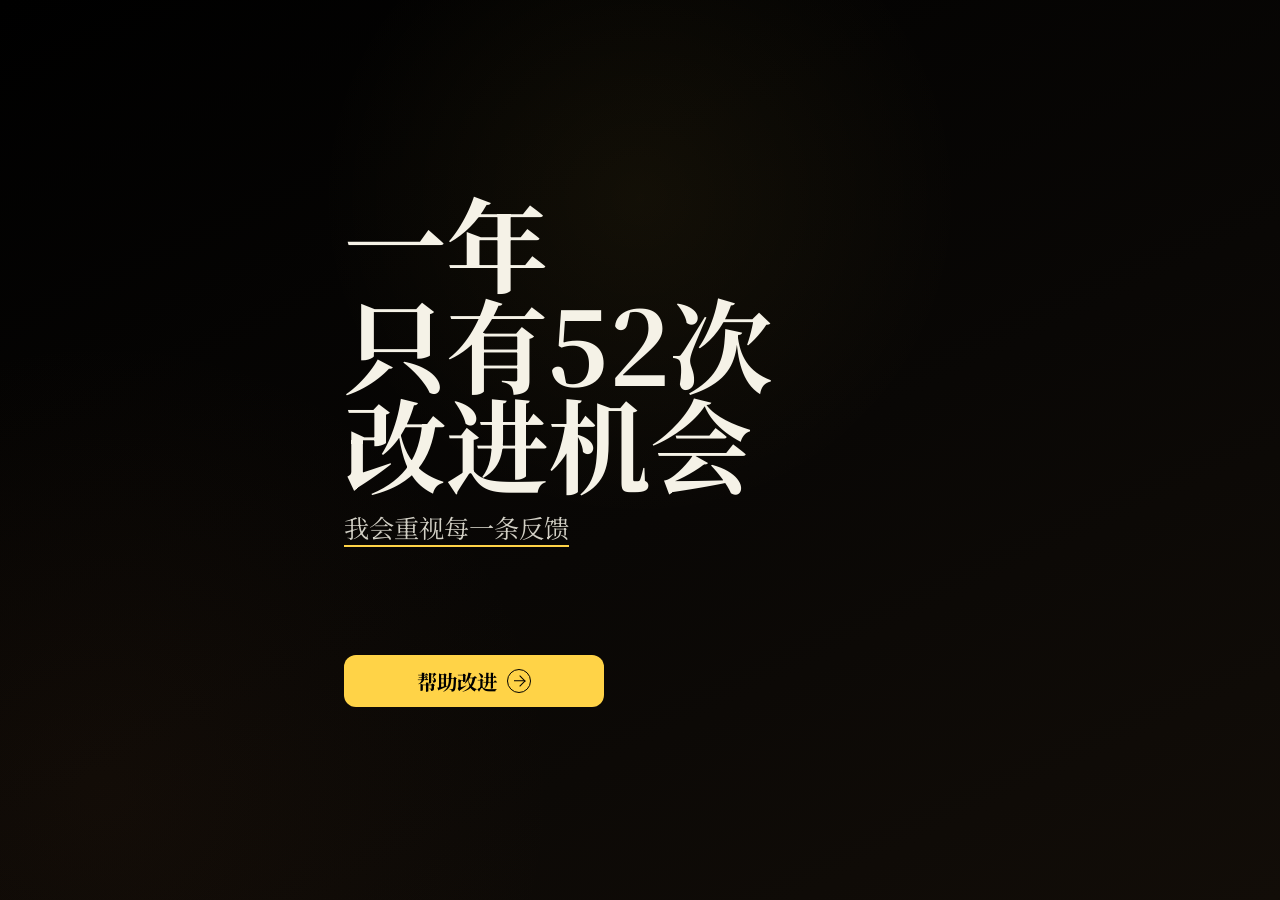
<file: index.html>
<!doctype html>
<html lang="zh-CN">
  <head>
    <meta charset="utf-8" />
    <meta
      name="viewport"
      content="width=device-width, initial-scale=1, maximum-scale=1, user-scalable=no, viewport-fit=cover"
    />
    <meta name="theme-color" content="#090705" />
    <meta http-equiv="Cache-Control" content="no-cache, no-store, must-revalidate" />
    <meta http-equiv="Pragma" content="no-cache" />
    <meta http-equiv="Expires" content="0" />
    <title>聚会体验反馈</title>
    <link rel="preconnect" href="https://fonts.googleapis.com" />
    <link rel="preconnect" href="https://fonts.gstatic.com" crossorigin />
    <link href="https://fonts.googleapis.com/css2?family=Noto+Serif+SC:wght@500;700&family=Inter:wght@400;500;600;700&display=swap" rel="stylesheet" />
    <link rel="stylesheet" href="./assets/css/styles.css?v=20260611-1" />
  </head>
  <body>
    <main id="app" class="app-shell">
      <section class="screen is-active intro-screen" data-screen="intro" aria-labelledby="intro-title">
        <div class="intro-copy">
          <h1 id="intro-title" class="home-title">
            <span>一年</span>
            <span>只有52次</span>
            <span>改进机会</span>
          </h1>
          <p class="home-subtitle">我会重视每一条反馈</p>
        </div>
        <button class="primary-action intro-action" type="button" data-action="start">
          <span>帮助改进</span>
          <span class="action-icon" aria-hidden="true"></span>
        </button>
      </section>

      <section class="screen identity-screen" data-screen="identity" aria-labelledby="identity-title">
        <div class="screen-head">
          <h2 id="identity-title">你的称呼</h2>
        </div>
        <div class="identity-grid" data-role="identity-list"></div>
        <p class="inline-hint" data-role="identity-hint" aria-live="polite"></p>
      </section>

      <section class="screen" data-screen="q1" aria-labelledby="q1-title">
        <div class="question-card">
          <div class="screen-head">
            <h2 id="q1-title" class="question-title">
              <span>今晚哪个部分</span>
              <span>对你来说很加分？</span>
            </h2>
          </div>
          <div class="option-grid" data-role="q1-options"></div>
          <p class="inline-hint" data-role="q1-hint" aria-live="polite"></p>
        </div>
      </section>

      <section class="screen" data-screen="q2" aria-labelledby="q2-title">
        <div class="question-card">
          <div class="screen-head">
            <h2 id="q2-title" class="question-title">
              <span>今晚哪个部分</span>
              <span>让你没那么舒服？</span>
            </h2>
          </div>
          <div class="option-grid" data-role="q2-options"></div>
          <p class="inline-hint" data-role="q2-hint" aria-live="polite"></p>
        </div>
      </section>

      <section class="screen q3-screen" data-screen="q3" aria-labelledby="q3-title">
        <div class="question-card">
          <div class="screen-head">
            <h2 id="q3-title" class="question-title">你感觉下次还想来吗？</h2>
          </div>
          <div class="option-grid single" data-role="q3-options"></div>
          <div class="factor-panel" data-role="factor-panel">
            <p>主要影响因素</p>
            <div class="factor-grid" data-role="factor-options"></div>
          </div>
          <p class="inline-hint" data-role="q3-hint" aria-live="polite"></p>
        </div>
      </section>

      <section class="screen" data-screen="open" aria-labelledby="open-title">
        <div class="question-card open-question-card">
          <div class="screen-head">
            <h2 id="open-title" class="question-title open-title">
              <span>最后</span>
              <span>今晚如果只能记住</span>
              <span>一个画面 / 一句话</span>
              <span>你会记住什么？</span>
            </h2>
          </div>
          <textarea
            class="moment-input"
            data-role="moment-input"
            maxlength="600"
            rows="1"
            placeholder=""
          ></textarea>
          <p class="inline-hint" data-role="open-hint" aria-live="polite"></p>
        </div>
      </section>

      <section class="screen success-screen" data-screen="success" aria-labelledby="success-title">
        <div class="success-content">
          <div class="projector-line" aria-hidden="true"></div>
          <p class="step-label">SENT</p>
          <h2 id="success-title">收到</h2>
          <div class="success-details">
            <p>
              <span>我希望为你打造出</span>
              <span>打动人心的聚会</span>
            </p>
            <p class="success-note" data-role="success-note">期待下次见</p>
            <img class="success-logo" src="./logo.png?v=20260610-2" alt="" onerror="this.hidden=true" />
          </div>
        </div>
      </section>
    </main>

    <button class="side-arrow side-arrow-left" type="button" data-action="side-prev" aria-label="上一页"></button>
    <button class="side-arrow side-arrow-right" type="button" data-action="side-next" aria-label="下一页"></button>

    <script src="./config.js?v=20260610-2"></script>
    <script src="./assets/js/app.js?v=20260611-1"></script>
  </body>
</html>
</file>
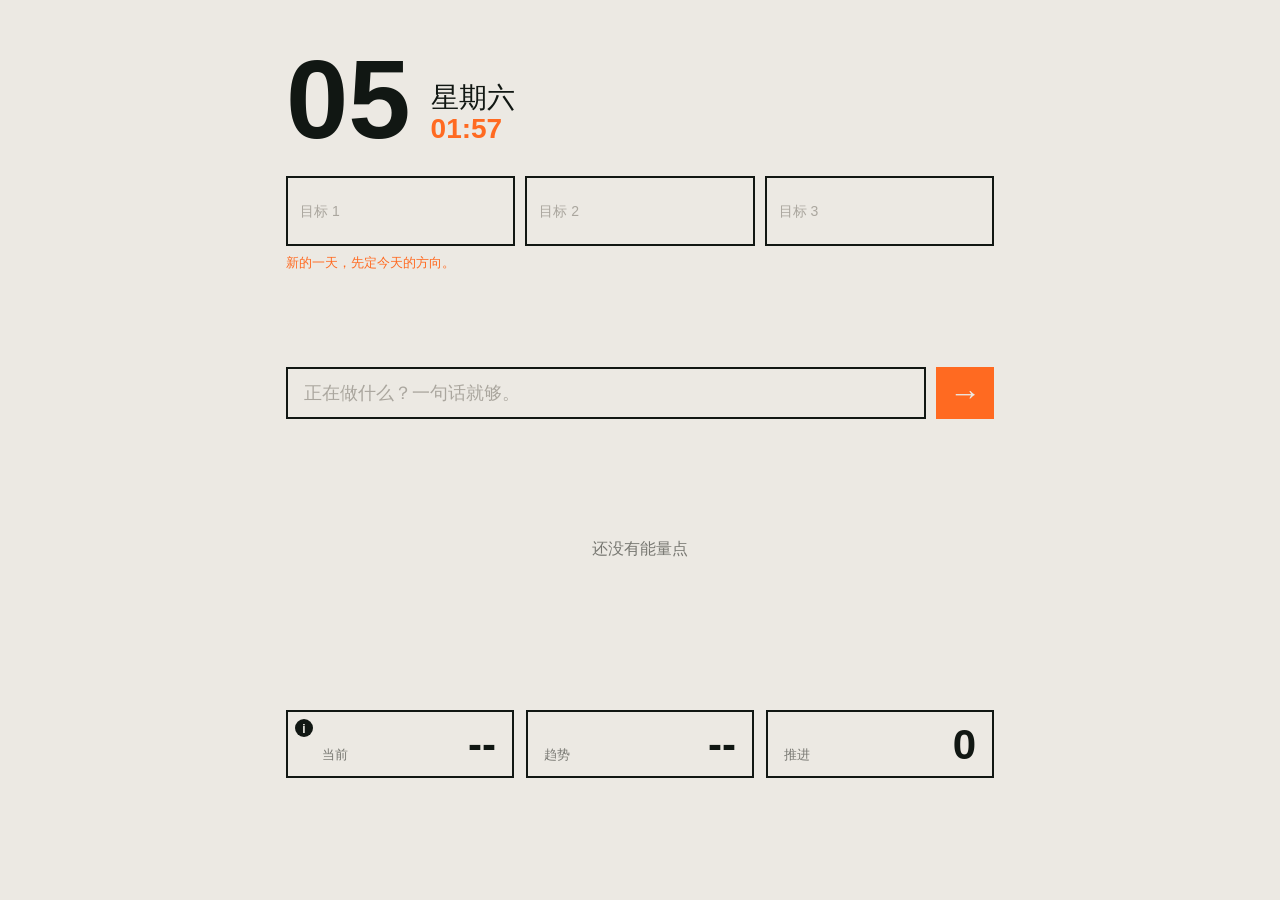
<file: web/index.html>
<!doctype html>
<html lang="zh-CN">
  <head>
    <meta charset="UTF-8">
    <meta name="viewport" content="width=device-width, initial-scale=1.0, viewport-fit=cover">
    <meta name="theme-color" content="#ece9e3">
    <title>在做什么</title>
    <style>
      html,body{width:100%;height:100%;margin:0;overflow:hidden;background:#ece9e3}
      .shell{box-sizing:border-box;width:min(760px,100%);height:100dvh;max-width:100vw;margin:0 auto;overflow:hidden}
      @media(max-width:600px){.shell{width:100%;height:100svh;max-width:100vw}}
    </style>
    <link rel="stylesheet" href="./styles.css?v=20260619-2">
  </head>
  <body>
    <main class="shell">
      <section class="top-section">
        <div class="date-lockup">
          <strong id="dayNumber">--</strong>
          <div>
            <span id="weekdayLabel">---</span>
            <span id="timeLabel">--:--</span>
          </div>
        </div>

        <section class="goals-panel">
          <div id="goalInputs" class="goal-inputs" aria-label="今日目标">
            <input class="goal-input" type="text" autocomplete="off" maxlength="80" placeholder="目标 1">
            <input class="goal-input" type="text" autocomplete="off" maxlength="80" placeholder="目标 2">
            <input class="goal-input" type="text" autocomplete="off" maxlength="80" placeholder="目标 3">
          </div>
        </section>
        <div id="goalPrompt" class="goal-prompt hidden">新的一天，先定今天的方向。</div>
      </section>

      <section class="input-section">
        <input id="activityInput" class="activity-input" type="text" autocomplete="off" maxlength="120" aria-label="快速记录" placeholder="正在做什么？一句话就够。">
        <button id="saveButton" class="primary-button" aria-label="保存记录"><span id="saveLabel">→</span></button>
      </section>

      <section class="lower-section">
        <div id="timelineCanvas" class="timeline-canvas" aria-label="能量走势"></div>
        <div id="timelineDetail" class="timeline-detail hidden"></div>

        <section id="mainView" class="summary-section">
          <article class="metric metric-current">
            <button id="scoreGuideButton" class="score-guide-button" type="button">i</button>
            <span>当前</span>
            <strong id="currentEnergy">--</strong>
          </article>
          <article class="metric metric-trend">
            <span>趋势</span>
            <strong id="trendValue">--</strong>
          </article>
          <button id="openRecordsButton" class="metric metric-forward" type="button">
            <span>推进</span>
            <strong id="forwardCount">0</strong>
          </button>
        </section>
      </section>

      <section id="recordsView" class="records-section hidden">
        <div class="records-heading">
          <button id="backToMainButton" class="secondary-button" type="button">返回</button>
          <h2>过往记录</h2>
          <span id="syncStatus"></span>
        </div>
        <div id="recentList" class="recent-list"></div>
      </section>

      <div id="scoreGuide" class="score-guide hidden">
        <div class="score-guide-panel">
          <button id="closeScoreGuide" class="guide-close" aria-label="关闭评分说明">×</button>
          <h2>评分标准</h2>
          <p><strong>60 分</strong>：方向明确，继续这样做，生活会稳定往前走。</p>
          <p><strong>80 分</strong>：正在突破舒适区，持续一段时间会升级你的结构。</p>
          <p><strong>100 分</strong>：接近当前极限，是少数能改变生命层级的状态。</p>
          <p><strong>低于 40 分</strong>：大概率在消耗、逃避或失控，需要尽快换轨。</p>
        </div>
      </div>
    </main>
    <script src="./config.js?v=20260619-2"></script>
    <script src="./app.js?v=20260619-2"></script>
  </body>
</html>
</file>
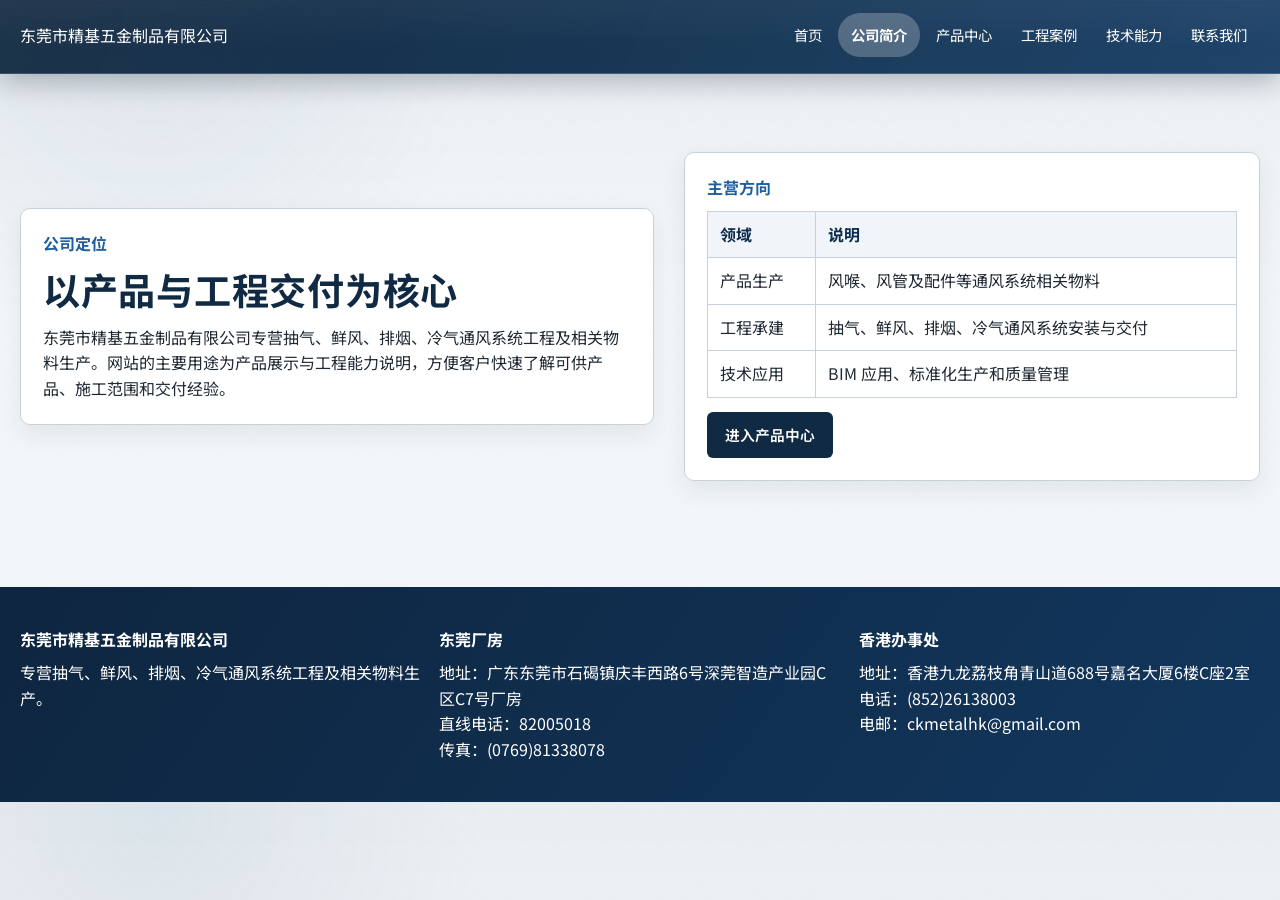
<file: about.html>
﻿<!DOCTYPE html>
<html lang="zh-CN">
<head>
  <meta charset="UTF-8">
  <meta name="viewport" content="width=device-width, initial-scale=1.0">
  <title>公司简介 | 东莞市精基五金制品有限公司</title>
  <link rel="preconnect" href="https://fonts.googleapis.com">
  <link rel="preconnect" href="https://fonts.gstatic.com" crossorigin>
  <link href="https://fonts.googleapis.com/css2?family=Noto+Sans+SC:wght@400;500;700&display=swap" rel="stylesheet">
  <link rel="stylesheet" href="styles.css">
</head>
<body data-page="about.html">
              <header class="site-header">
    <div class="container nav-wrap">
      <a class="logo" href="index.html">东莞市精基五金制品有限公司</a>
      <nav class="main-nav">
        <ul>
          <li><a data-page="index.html" href="index.html">首页</a></li>
          <li><a data-page="about.html" href="about.html">公司简介</a></li>
          <li><a data-page="products.html" href="products.html">产品中心</a></li>
          <li><a data-page="projects.html" href="projects.html">工程案例</a></li>
          <li><a data-page="certifications.html" href="certifications.html">技术能力</a></li>
          <li><a data-page="contact.html" href="contact.html">联系我们</a></li>
        </ul>
      </nav>
    </div>
  </header>

  <main class="page-main">
    <section class="section">
      <div class="container split">
        <div class="panel">
          <p class="subtitle">公司定位</p>
          <h1 class="section-title">以产品与工程交付为核心</h1>
          <p style="margin-top: 12px;">东莞市精基五金制品有限公司专营抽气、鲜风、排烟、冷气通风系统工程及相关物料生产。网站的主要用途为产品展示与工程能力说明，方便客户快速了解可供产品、施工范围和交付经验。</p>
        </div>
        <div class="panel">
          <p class="subtitle">主营方向</p>
          <table class="param-table" style="margin-top: 8px;">
            <tr><th>领域</th><th>说明</th></tr>
            <tr><td>产品生产</td><td>风喉、风管及配件等通风系统相关物料</td></tr>
            <tr><td>工程承建</td><td>抽气、鲜风、排烟、冷气通风系统安装与交付</td></tr>
            <tr><td>技术应用</td><td>BIM 应用、标准化生产和质量管理</td></tr>
          </table>
          <a class="btn" href="products.html" style="margin-top: 14px; display: inline-block;">进入产品中心</a>
        </div>
      </div>
    </section>
  </main>

    <footer class="site-footer">
    <div class="container footer-grid">
      <div>
        <p class="footer-title">东莞市精基五金制品有限公司</p>
        <p>专营抽气、鲜风、排烟、冷气通风系统工程及相关物料生产。</p>
      </div>
      <div>
        <p class="footer-title">东莞厂房</p>
        <p>地址：广东东莞市石碣镇庆丰西路6号深莞智造产业园C区C7号厂房</p>
        <p>直线电话：82005018</p>
        <p>传真：(0769)81338078</p>
      </div>
      <div>
        <p class="footer-title">香港办事处</p>
        <p>地址：香港九龙荔枝角青山道688号嘉名大厦6楼C座2室</p>
        <p>电话：(852)26138003</p>
        <p>电邮：ckmetalhk@gmail.com</p>
      </div>
    </div>
  </footer>
</body>
</html>
</file>
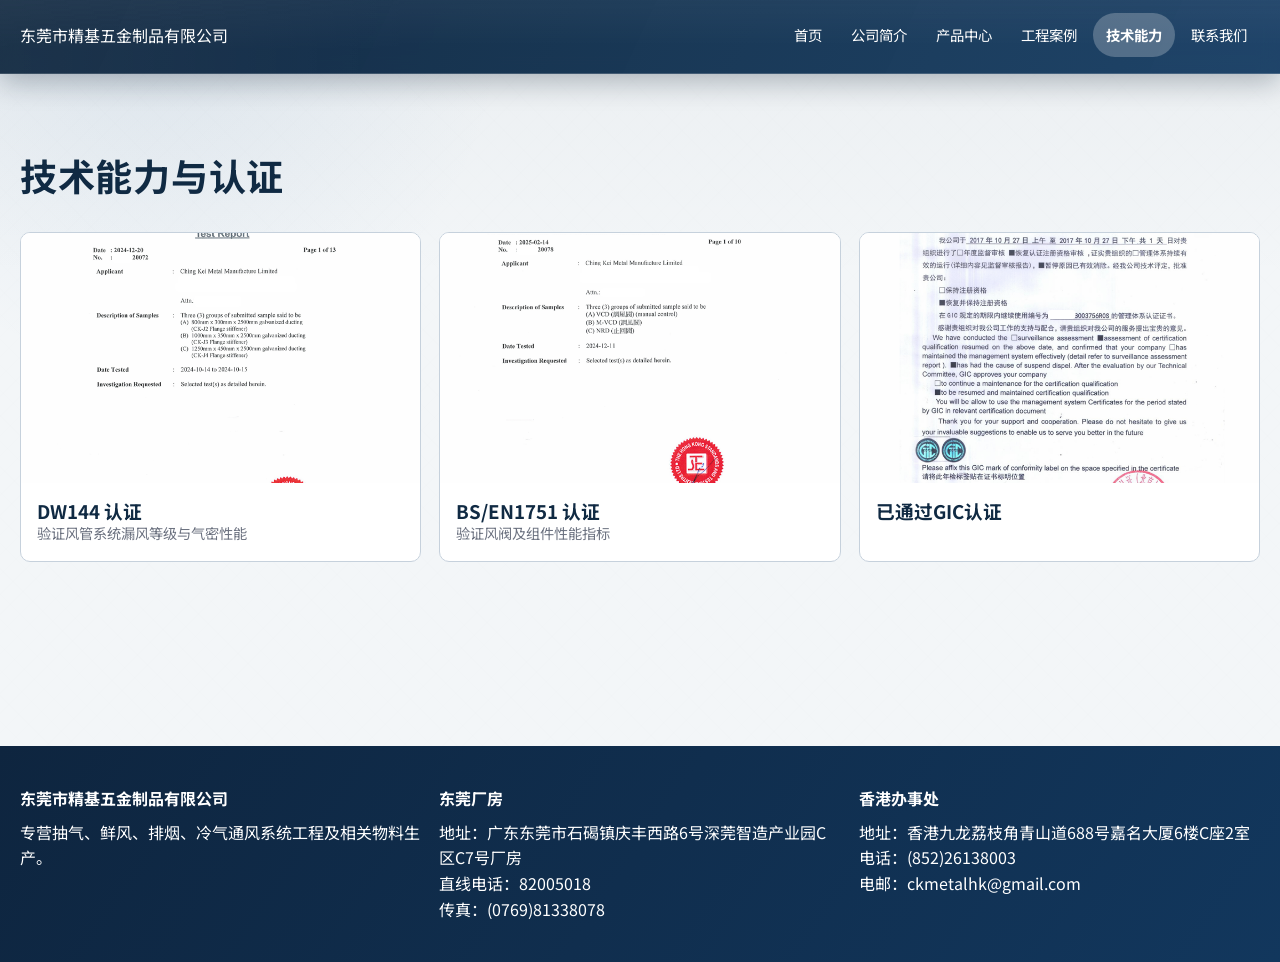
<file: certifications.html>
﻿<!DOCTYPE html>
<html lang="zh-CN">
<head>
  <meta charset="UTF-8">
  <meta name="viewport" content="width=device-width, initial-scale=1.0">
  <title>技术能力与认证 | 东莞市精基五金制品有限公司</title>
  <link rel="preconnect" href="https://fonts.googleapis.com">
  <link rel="preconnect" href="https://fonts.gstatic.com" crossorigin>
  <link href="https://fonts.googleapis.com/css2?family=Noto+Sans+SC:wght@400;500;700&display=swap" rel="stylesheet">
  <link rel="stylesheet" href="styles.css">
</head>
<body data-page="certifications.html">
              <header class="site-header">
    <div class="container nav-wrap">
      <a class="logo" href="index.html">东莞市精基五金制品有限公司</a>
      <nav class="main-nav">
        <ul>
          <li><a data-page="index.html" href="index.html">首页</a></li>
          <li><a data-page="about.html" href="about.html">公司简介</a></li>
          <li><a data-page="products.html" href="products.html">产品中心</a></li>
          <li><a data-page="projects.html" href="projects.html">工程案例</a></li>
          <li><a data-page="certifications.html" href="certifications.html">技术能力</a></li>
          <li><a data-page="contact.html" href="contact.html">联系我们</a></li>
        </ul>
      </nav>
    </div>
  </header>

  <main class="page-main section">
    <div class="container">
      <div class="section-head">
        <h1 class="section-title">技术能力与认证</h1>
      </div>

      <section class="section" style="padding-top: 0;">
        <div class="certs-grid">
          <article class="cert-card">
            <div class="media"><img src="c1.png" alt="DW144 认证预览"></div>
            <div class="card-body">
              <h3>DW144 认证</h3>
              <p class="tag-line">验证风管系统漏风等级与气密性能</p>
            </div>
          </article>
          <article class="cert-card">
            <div class="media"><img src="c2.png" alt="BS/EN1751 认证预览"></div>
            <div class="card-body">
              <h3>BS/EN1751 认证</h3>
              <p class="tag-line">验证风阀及组件性能指标</p>
            </div>
          </article>
          <article class="cert-card">
            <div class="media"><img src="c3.png" alt="质量管理体系预览"></div>
            <div class="card-body">
              <h3>已通过GIC认证</h3>
            </div>
          </article>
        </div>
      </section>

    </div>
  </main>

    <footer class="site-footer">
    <div class="container footer-grid">
      <div>
        <p class="footer-title">东莞市精基五金制品有限公司</p>
        <p>专营抽气、鲜风、排烟、冷气通风系统工程及相关物料生产。</p>
      </div>
      <div>
        <p class="footer-title">东莞厂房</p>
        <p>地址：广东东莞市石碣镇庆丰西路6号深莞智造产业园C区C7号厂房</p>
        <p>直线电话：82005018</p>
        <p>传真：(0769)81338078</p>
      </div>
      <div>
        <p class="footer-title">香港办事处</p>
        <p>地址：香港九龙荔枝角青山道688号嘉名大厦6楼C座2室</p>
        <p>电话：(852)26138003</p>
        <p>电邮：ckmetalhk@gmail.com</p>
      </div>
    </div>
  </footer>
</body>
</html>
</file>
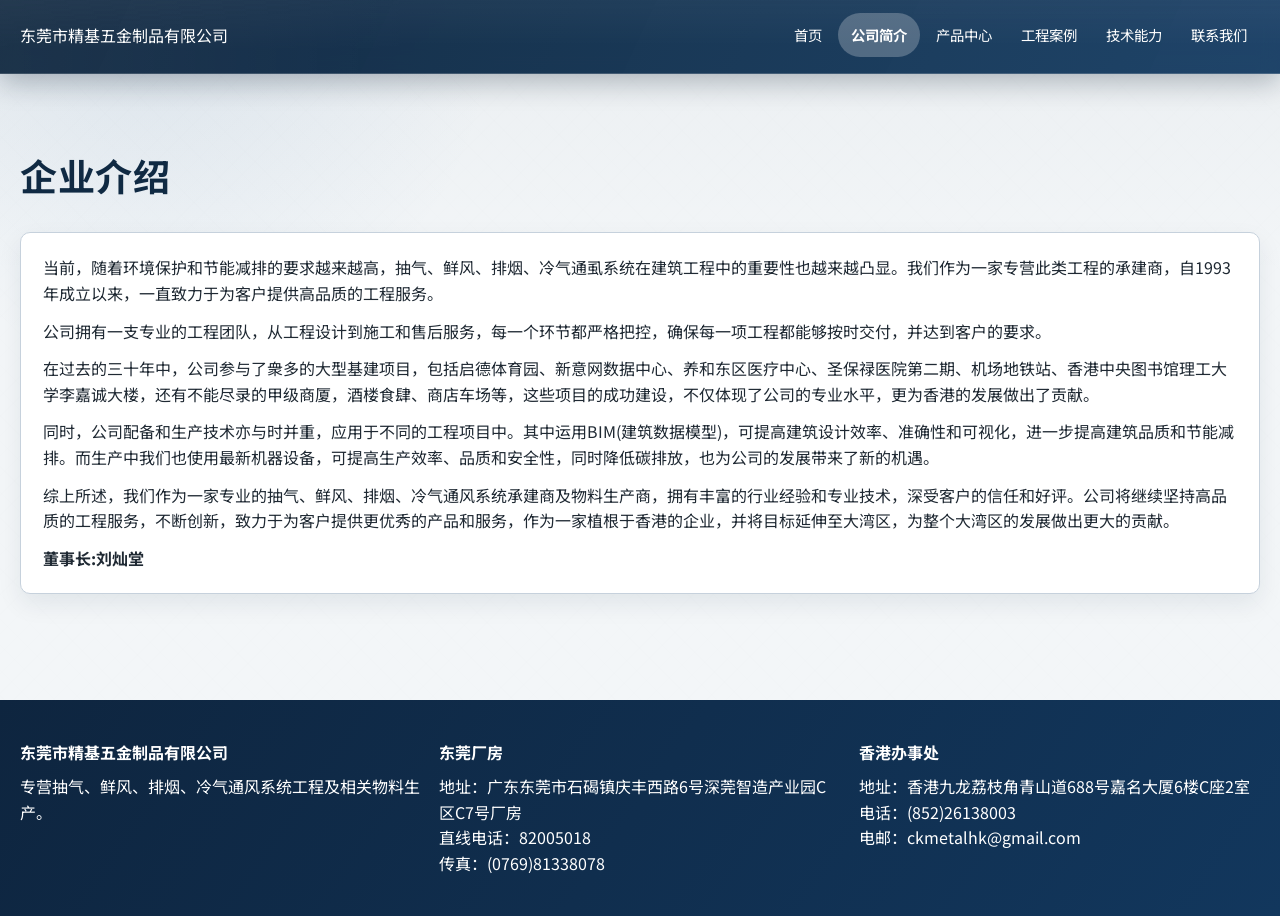
<file: company-profile.html>
﻿<!DOCTYPE html>
<html lang="zh-CN">
<head>
  <meta charset="UTF-8">
  <meta name="viewport" content="width=device-width, initial-scale=1.0">
  <title>企业介绍 | 东莞市精基五金制品有限公司</title>
  <link rel="preconnect" href="https://fonts.googleapis.com">
  <link rel="preconnect" href="https://fonts.gstatic.com" crossorigin>
  <link href="https://fonts.googleapis.com/css2?family=Noto+Sans+SC:wght@400;500;700&display=swap" rel="stylesheet">
  <link rel="stylesheet" href="styles.css">
</head>
<body data-page="company-profile.html">
            <header class="site-header">
    <div class="container nav-wrap">
      <a class="logo" href="index.html">东莞市精基五金制品有限公司</a>
      <nav class="main-nav">
        <ul>
          <li><a data-page="index.html" href="index.html">首页</a></li>
          <li><a data-page="about.html" href="about.html">公司简介</a></li>
          <li><a data-page="products.html" href="products.html">产品中心</a></li>
          <li><a data-page="projects.html" href="projects.html">工程案例</a></li>
          <li><a data-page="certifications.html" href="certifications.html">技术能力</a></li>
          <li><a data-page="contact.html" href="contact.html">联系我们</a></li>
        </ul>
      </nav>
    </div>
  </header>

  <main class="page-main section">
    <div class="container">
      <div class="section-head">
        <h1 class="section-title">企业介绍</h1>
      </div>

      <section class="panel">
        <p>当前，随着环境保护和节能减排的要求越来越高，抽气、鲜风、排烟、冷气通虱系统在建筑工程中的重要性也越来越凸显。我们作为一家专营此类工程的承建商，自1993年成立以来，一直致力于为客户提供高品质的工程服务。</p>
        <p style="margin-top: 12px;">公司拥有一支专业的工程团队，从工程设计到施工和售后服务，每一个环节都严格把控，确保每一项工程都能够按时交付，并达到客户的要求。</p>
        <p style="margin-top: 12px;">在过去的三十年中，公司参与了衆多的大型基建项目，包括启德体育园、新意网数据中心、养和东区医疗中心、圣保禄医院第二期、机场地铁站、香港中央图书馆理工大学李嘉诚大楼，还有不能尽录的甲级商厦，酒楼食肆、商店车场等，这些项目的成功建设，不仅体现了公司的专业水平，更为香港的发展做出了贡献。</p>
        <p style="margin-top: 12px;">同时，公司配备和生产技术亦与时并重，应用于不同的工程项目中。其中运用BIM(建筑数据模型)，可提高建筑设计效率、准确性和可视化，进一步提高建筑品质和节能减排。而生产中我们也使用最新机器设备，可提高生产效率、品质和安全性，同时降低碳排放，也为公司的发展带来了新的机遇。</p>
        <p style="margin-top: 12px;">综上所述，我们作为一家专业的抽气、鲜风、排烟、冷气通风系统承建商及物料生产商，拥有丰富的行业经验和专业技术，深受客户的信任和好评。公司将继续坚持高品质的工程服务，不断创新，致力于为客户提供更优秀的产品和服务，作为一家植根于香港的企业，并将目标延伸至大湾区，为整个大湾区的发展做出更大的贡献。</p>
        <p style="margin-top: 12px;"><strong>董事长:刘灿堂</strong></p>
      </section>
    </div>
  </main>

  <footer class="site-footer">
    <div class="container footer-grid">
      <div>
        <p class="footer-title">东莞市精基五金制品有限公司</p>
        <p>专营抽气、鲜风、排烟、冷气通风系统工程及相关物料生产。</p>
      </div>
      <div>
        <p class="footer-title">东莞厂房</p>
        <p>地址：广东东莞市石碣镇庆丰西路6号深莞智造产业园C区C7号厂房</p>
        <p>直线电话：82005018</p>
        <p>传真：(0769)81338078</p>
      </div>
      <div>
        <p class="footer-title">香港办事处</p>
        <p>地址：香港九龙荔枝角青山道688号嘉名大厦6楼C座2室</p>
        <p>电话：(852)26138003</p>
        <p>电邮：ckmetalhk@gmail.com</p>
      </div>
    </div>
  </footer>
</body>
</html>
</file>
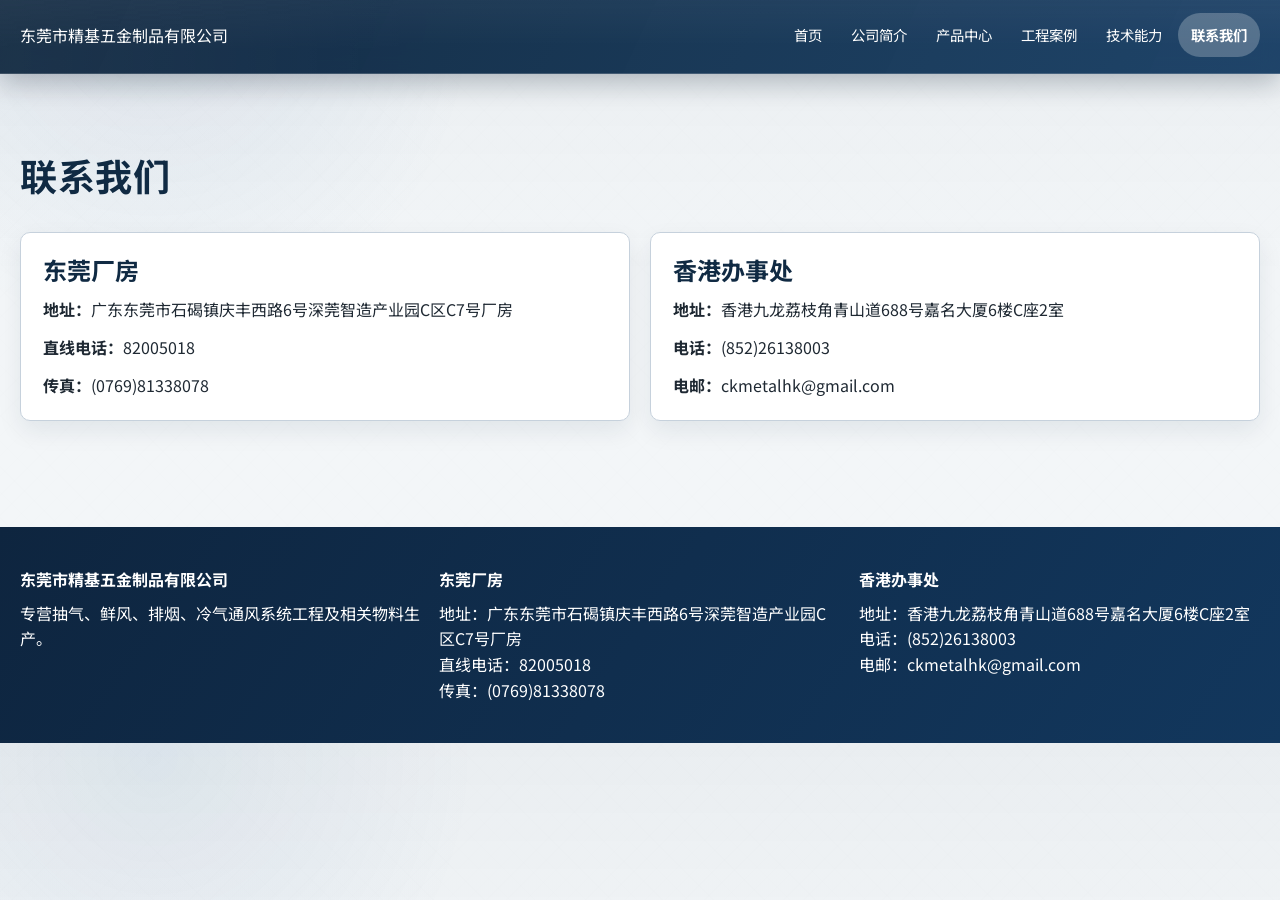
<file: contact.html>
﻿<!DOCTYPE html>
<html lang="zh-CN">
<head>
  <meta charset="UTF-8">
  <meta name="viewport" content="width=device-width, initial-scale=1.0">
  <title>联系我们 | 东莞市精基五金制品有限公司</title>
  <link rel="preconnect" href="https://fonts.googleapis.com">
  <link rel="preconnect" href="https://fonts.gstatic.com" crossorigin>
  <link href="https://fonts.googleapis.com/css2?family=Noto+Sans+SC:wght@400;500;700&display=swap" rel="stylesheet">
  <link rel="stylesheet" href="styles.css">
</head>
<body data-page="contact.html">
              <header class="site-header">
    <div class="container nav-wrap">
      <a class="logo" href="index.html">东莞市精基五金制品有限公司</a>
      <nav class="main-nav">
        <ul>
          <li><a data-page="index.html" href="index.html">首页</a></li>
          <li><a data-page="about.html" href="about.html">公司简介</a></li>
          <li><a data-page="products.html" href="products.html">产品中心</a></li>
          <li><a data-page="projects.html" href="projects.html">工程案例</a></li>
          <li><a data-page="certifications.html" href="certifications.html">技术能力</a></li>
          <li><a data-page="contact.html" href="contact.html">联系我们</a></li>
        </ul>
      </nav>
    </div>
  </header>

  <main class="page-main section">
    <div class="container">
      <div class="section-head">
        <h1 class="section-title">联系我们</h1>
      </div>

      <div class="contact-cards">
        <section class="panel contact-info">
          <h2>东莞厂房</h2>
          <p><strong>地址：</strong>广东东莞市石碣镇庆丰西路6号深莞智造产业园C区C7号厂房</p>
          <p><strong>直线电话：</strong>82005018</p>
          <p><strong>传真：</strong>(0769)81338078</p>
        </section>
        <section class="panel contact-info">
          <h2>香港办事处</h2>
          <p><strong>地址：</strong>香港九龙荔枝角青山道688号嘉名大厦6楼C座2室</p>
          <p><strong>电话：</strong>(852)26138003</p>
          <p><strong>电邮：</strong>ckmetalhk@gmail.com</p>
        </section>
      </div>
    </div>
  </main>

    <footer class="site-footer">
    <div class="container footer-grid">
      <div>
        <p class="footer-title">东莞市精基五金制品有限公司</p>
        <p>专营抽气、鲜风、排烟、冷气通风系统工程及相关物料生产。</p>
      </div>
      <div>
        <p class="footer-title">东莞厂房</p>
        <p>地址：广东东莞市石碣镇庆丰西路6号深莞智造产业园C区C7号厂房</p>
        <p>直线电话：82005018</p>
        <p>传真：(0769)81338078</p>
      </div>
      <div>
        <p class="footer-title">香港办事处</p>
        <p>地址：香港九龙荔枝角青山道688号嘉名大厦6楼C座2室</p>
        <p>电话：(852)26138003</p>
        <p>电邮：ckmetalhk@gmail.com</p>
      </div>
    </div>
  </footer>
</body>
</html>
</file>
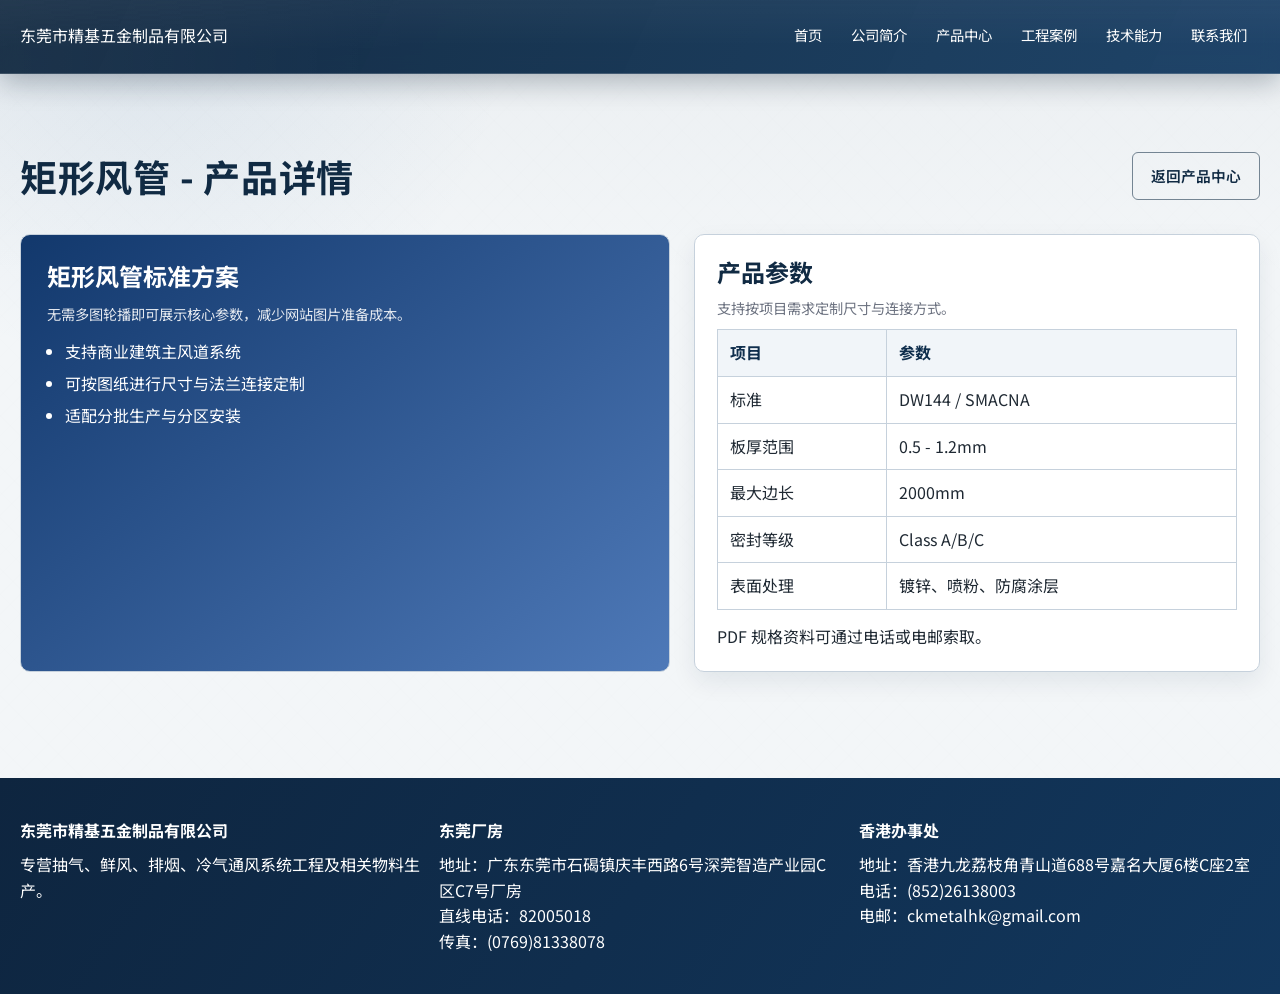
<file: product-detail.html>
﻿<!DOCTYPE html>
<html lang="zh-CN">
<head>
  <meta charset="UTF-8">
  <meta name="viewport" content="width=device-width, initial-scale=1.0">
  <title>产品详情 | 东莞市精基五金制品有限公司</title>
  <link rel="preconnect" href="https://fonts.googleapis.com">
  <link rel="preconnect" href="https://fonts.gstatic.com" crossorigin>
  <link href="https://fonts.googleapis.com/css2?family=Noto+Sans+SC:wght@400;500;700&display=swap" rel="stylesheet">
  <link rel="stylesheet" href="styles.css">
</head>
<body data-page="product-detail.html">
              <header class="site-header">
    <div class="container nav-wrap">
      <a class="logo" href="index.html">东莞市精基五金制品有限公司</a>
      <nav class="main-nav">
        <ul>
          <li><a data-page="index.html" href="index.html">首页</a></li>
          <li><a data-page="about.html" href="about.html">公司简介</a></li>
          <li><a data-page="products.html" href="products.html">产品中心</a></li>
          <li><a data-page="projects.html" href="projects.html">工程案例</a></li>
          <li><a data-page="certifications.html" href="certifications.html">技术能力</a></li>
          <li><a data-page="contact.html" href="contact.html">联系我们</a></li>
        </ul>
      </nav>
    </div>
  </header>

  <main class="page-main section">
    <div class="container">
      <div class="section-head">
        <h1 class="section-title">矩形风管 - 产品详情</h1>
        <a class="btn-outline btn" href="products.html">返回产品中心</a>
      </div>

      <div class="details-layout">
        <section class="detail-visual">
          <h2 style="color: #fff;">矩形风管标准方案</h2>
          <p class="tag-line">无需多图轮播即可展示核心参数，减少网站图片准备成本。</p>
          <ul class="detail-points">
            <li>支持商业建筑主风道系统</li>
            <li>可按图纸进行尺寸与法兰连接定制</li>
            <li>适配分批生产与分区安装</li>
          </ul>
        </section>

        <section class="panel">
          <h2>产品参数</h2>
          <p class="tag-line" style="margin: 10px 0;">支持按项目需求定制尺寸与连接方式。</p>
          <div style="margin-top: 10px;">
            <table class="param-table">
              <tr><th>项目</th><th>参数</th></tr>
              <tr><td>标准</td><td>DW144 / SMACNA</td></tr>
              <tr><td>板厚范围</td><td>0.5 - 1.2mm</td></tr>
              <tr><td>最大边长</td><td>2000mm</td></tr>
              <tr><td>密封等级</td><td>Class A/B/C</td></tr>
              <tr><td>表面处理</td><td>镀锌、喷粉、防腐涂层</td></tr>
            </table>
          </div>
          <p style="margin-top: 14px;">PDF 规格资料可通过电话或电邮索取。</p>
        </section>
      </div>
    </div>
  </main>

    <footer class="site-footer">
    <div class="container footer-grid">
      <div>
        <p class="footer-title">东莞市精基五金制品有限公司</p>
        <p>专营抽气、鲜风、排烟、冷气通风系统工程及相关物料生产。</p>
      </div>
      <div>
        <p class="footer-title">东莞厂房</p>
        <p>地址：广东东莞市石碣镇庆丰西路6号深莞智造产业园C区C7号厂房</p>
        <p>直线电话：82005018</p>
        <p>传真：(0769)81338078</p>
      </div>
      <div>
        <p class="footer-title">香港办事处</p>
        <p>地址：香港九龙荔枝角青山道688号嘉名大厦6楼C座2室</p>
        <p>电话：(852)26138003</p>
        <p>电邮：ckmetalhk@gmail.com</p>
      </div>
    </div>
  </footer>
</body>
</html>
</file>
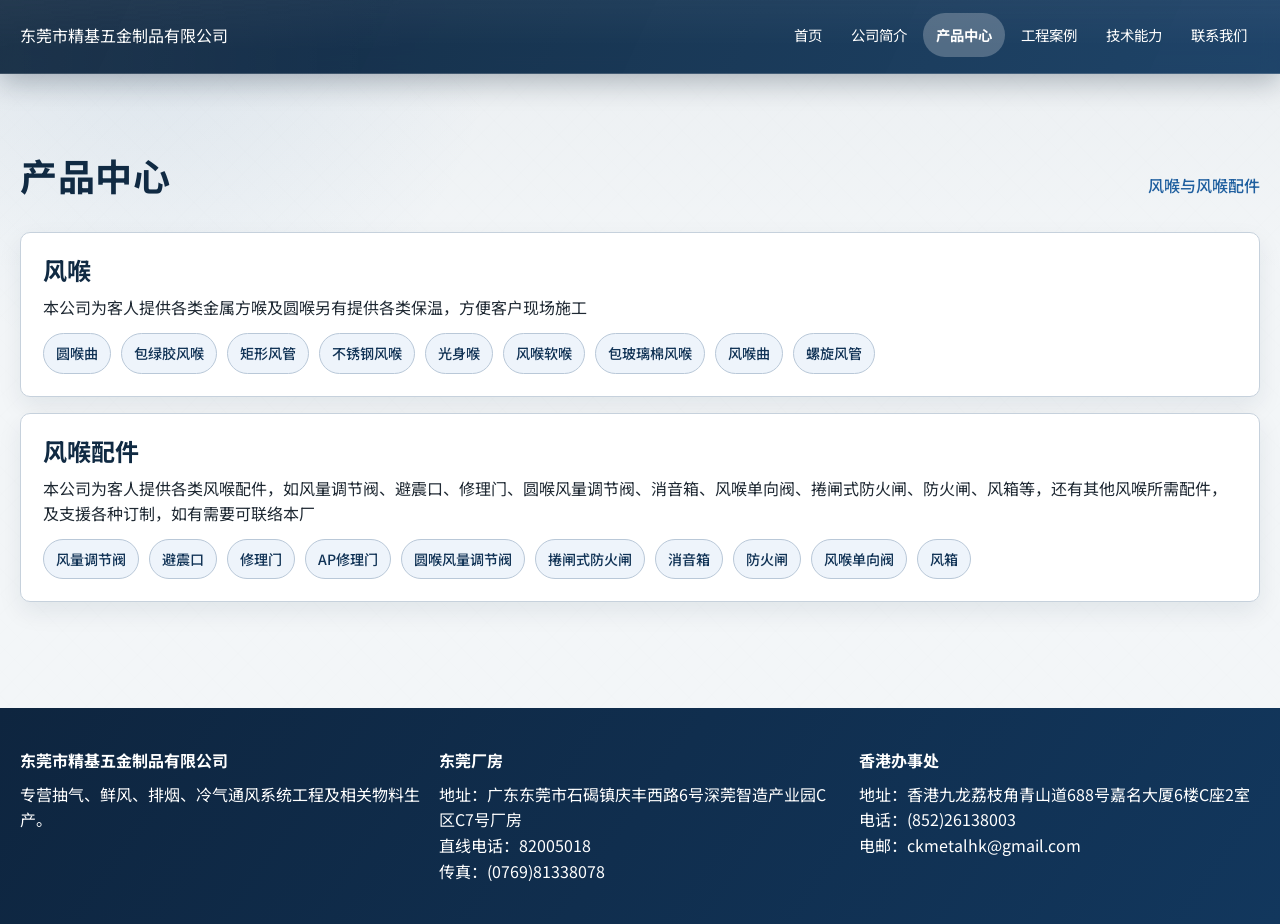
<file: products.html>
﻿<!DOCTYPE html>
<html lang="zh-CN">
<head>
  <meta charset="UTF-8">
  <meta name="viewport" content="width=device-width, initial-scale=1.0">
  <title>产品中心 | 东莞市精基五金制品有限公司</title>
  <link rel="preconnect" href="https://fonts.googleapis.com">
  <link rel="preconnect" href="https://fonts.gstatic.com" crossorigin>
  <link href="https://fonts.googleapis.com/css2?family=Noto+Sans+SC:wght@400;500;700&display=swap" rel="stylesheet">
  <link rel="stylesheet" href="styles.css">
</head>
<body data-page="products.html">
              <header class="site-header">
    <div class="container nav-wrap">
      <a class="logo" href="index.html">东莞市精基五金制品有限公司</a>
      <nav class="main-nav">
        <ul>
          <li><a data-page="index.html" href="index.html">首页</a></li>
          <li><a data-page="about.html" href="about.html">公司简介</a></li>
          <li><a data-page="products.html" href="products.html">产品中心</a></li>
          <li><a data-page="projects.html" href="projects.html">工程案例</a></li>
          <li><a data-page="certifications.html" href="certifications.html">技术能力</a></li>
          <li><a data-page="contact.html" href="contact.html">联系我们</a></li>
        </ul>
      </nav>
    </div>
  </header>

  <main class="page-main section">
    <div class="container">
      <div class="section-head">
        <h1 class="section-title">产品中心</h1>
        <p class="section-subtitle">风喉与风喉配件</p>
      </div>

      <section class="panel">
        <h2 style="margin-bottom: 10px;">风喉</h2>
        <p>本公司为客人提供各类金属方喉及圆喉另有提供各类保温，方便客户现场施工</p>
        <div class="product-tags" style="margin-top: 12px;">
          <span>圆喉曲</span>
          <span>包绿胶风喉</span>
          <span>矩形风管</span>
          <span>不锈钢风喉</span>
          <span>光身喉</span>
          <span>风喉软喉</span>
          <span>包玻璃棉风喉</span>
          <span>风喉曲</span>
          <span>螺旋风管</span>
        </div>
      </section>

      <section class="panel" style="margin-top: 16px;">
        <h2 style="margin-bottom: 10px;">风喉配件</h2>
        <p>本公司为客人提供各类风喉配件，如风量调节阀、避震口、修理门、圆喉风量调节阀、消音箱、风喉单向阀、捲闸式防火闸、防火闸、风箱等，还有其他风喉所需配件，及支援各种订制，如有需要可联络本厂</p>
        <div class="product-tags" style="margin-top: 12px;">
          <span>风量调节阀</span>
          <span>避震口</span>
          <span>修理门</span>
          <span>AP修理门</span>
          <span>圆喉风量调节阀</span>
          <span>捲闸式防火闸</span>
          <span>消音箱</span>
          <span>防火闸</span>
          <span>风喉单向阀</span>
          <span>风箱</span>
        </div>
      </section>

    </div>
  </main>

    <footer class="site-footer">
    <div class="container footer-grid">
      <div>
        <p class="footer-title">东莞市精基五金制品有限公司</p>
        <p>专营抽气、鲜风、排烟、冷气通风系统工程及相关物料生产。</p>
      </div>
      <div>
        <p class="footer-title">东莞厂房</p>
        <p>地址：广东东莞市石碣镇庆丰西路6号深莞智造产业园C区C7号厂房</p>
        <p>直线电话：82005018</p>
        <p>传真：(0769)81338078</p>
      </div>
      <div>
        <p class="footer-title">香港办事处</p>
        <p>地址：香港九龙荔枝角青山道688号嘉名大厦6楼C座2室</p>
        <p>电话：(852)26138003</p>
        <p>电邮：ckmetalhk@gmail.com</p>
      </div>
    </div>
  </footer>
</body>
</html>
</file>
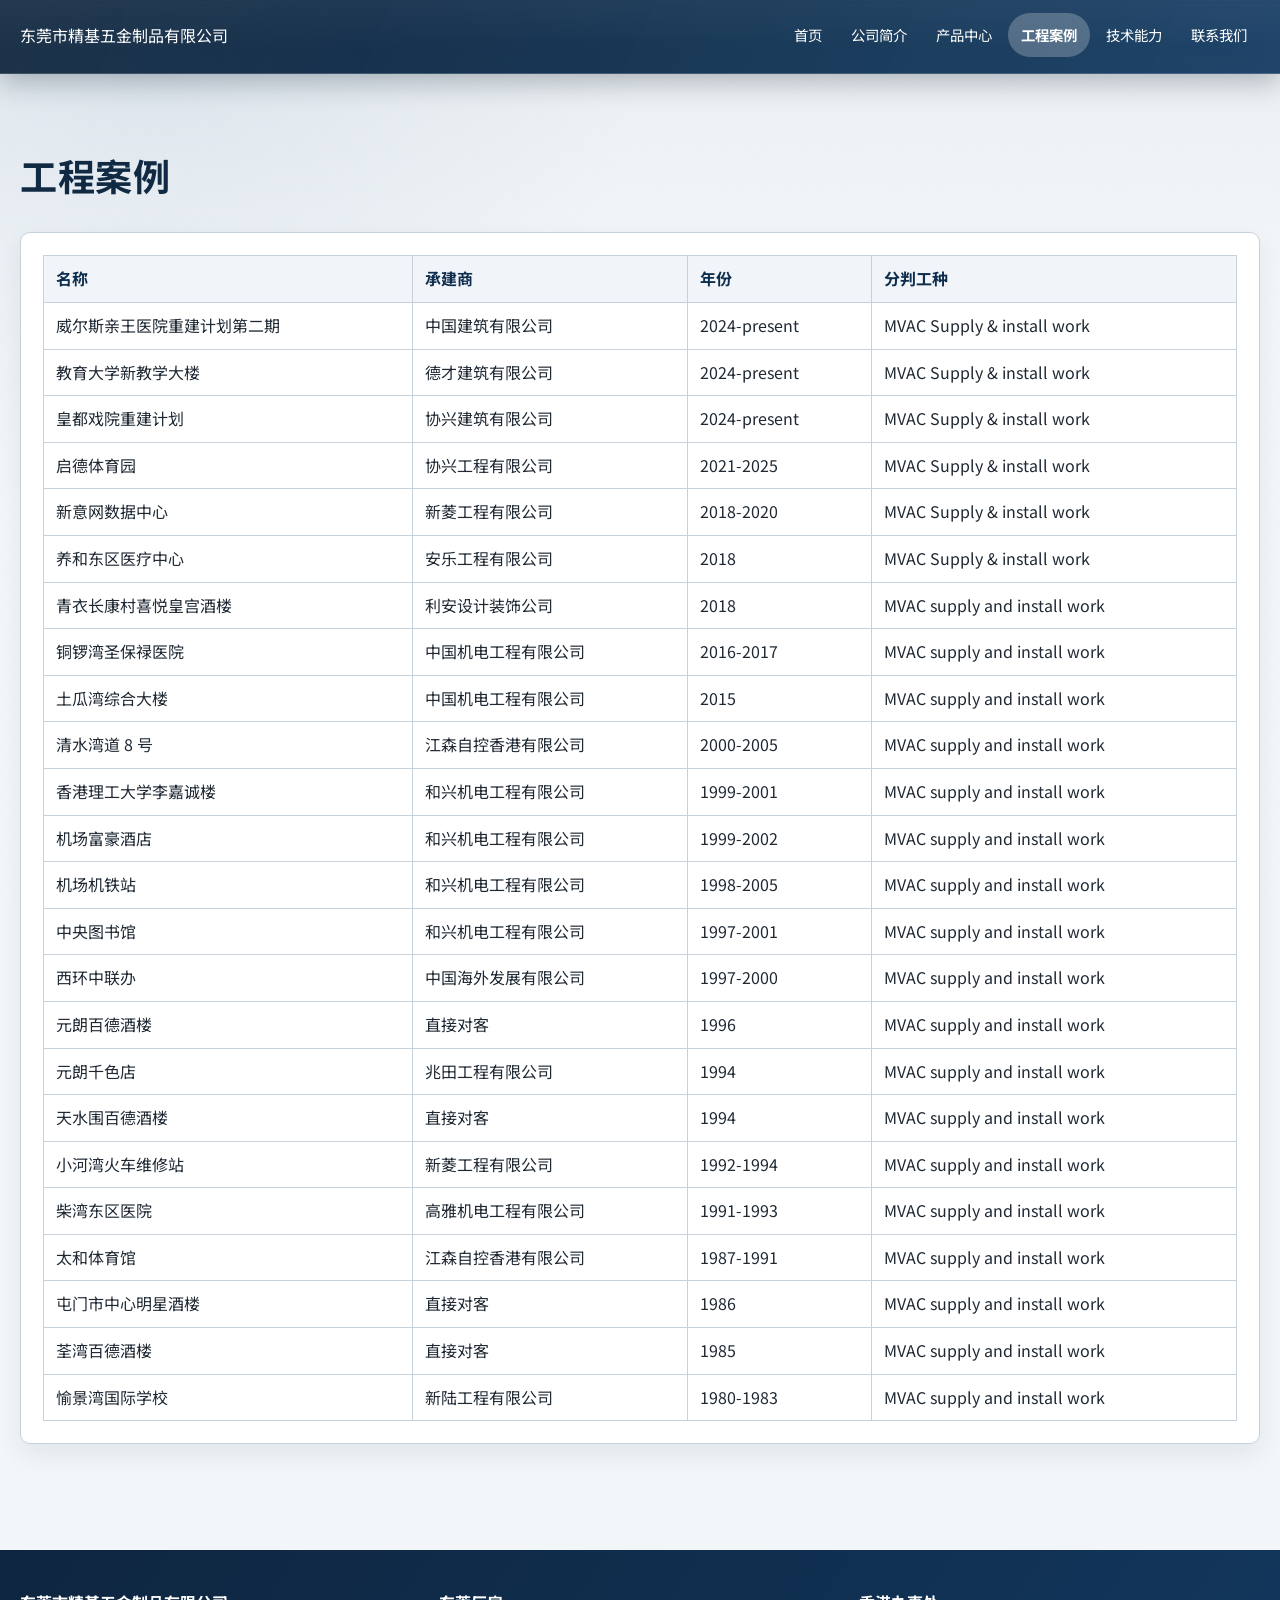
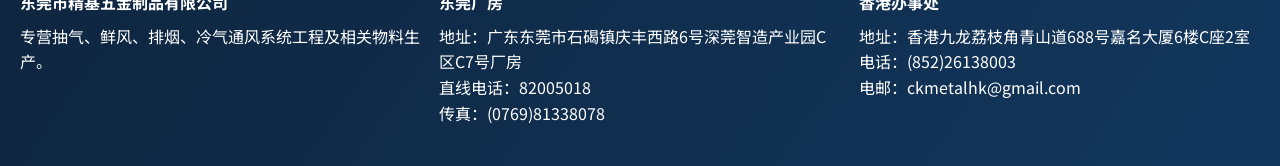
<file: projects.html>
﻿<!DOCTYPE html>
<html lang="zh-CN">
<head>
  <meta charset="UTF-8">
  <meta name="viewport" content="width=device-width, initial-scale=1.0">
  <title>工程案例 | 东莞市精基五金制品有限公司</title>
  <link rel="preconnect" href="https://fonts.googleapis.com">
  <link rel="preconnect" href="https://fonts.gstatic.com" crossorigin>
  <link href="https://fonts.googleapis.com/css2?family=Noto+Sans+SC:wght@400;500;700&display=swap" rel="stylesheet">
  <link rel="stylesheet" href="styles.css">
</head>
<body data-page="projects.html">
            <header class="site-header">
    <div class="container nav-wrap">
      <a class="logo" href="index.html">东莞市精基五金制品有限公司</a>
      <nav class="main-nav">
        <ul>
          <li><a data-page="index.html" href="index.html">首页</a></li>
          <li><a data-page="about.html" href="about.html">公司简介</a></li>
          <li><a data-page="products.html" href="products.html">产品中心</a></li>
          <li><a data-page="projects.html" href="projects.html">工程案例</a></li>
          <li><a data-page="certifications.html" href="certifications.html">技术能力</a></li>
          <li><a data-page="contact.html" href="contact.html">联系我们</a></li>
        </ul>
      </nav>
    </div>
  </header>

  <main class="page-main section">
    <div class="container">
      <div class="section-head">
        <h1 class="section-title">工程案例</h1>
      </div>

      <section class="panel">
        <table class="param-table">
          <tr><th>名称</th><th>承建商</th><th>年份</th><th>分判工种</th></tr>
          <tr><td>威尔斯亲王医院重建计划第二期</td><td>中国建筑有限公司</td><td>2024-present</td><td>MVAC Supply &amp; install work</td></tr>
          <tr><td>教育大学新教学大楼</td><td>德才建筑有限公司</td><td>2024-present</td><td>MVAC Supply &amp; install work</td></tr>
          <tr><td>皇都戏院重建计划</td><td>协兴建筑有限公司</td><td>2024-present</td><td>MVAC Supply &amp; install work</td></tr>
          <tr><td>启德体育园</td><td>协兴工程有限公司</td><td>2021-2025</td><td>MVAC Supply &amp; install work</td></tr>
          <tr><td>新意网数据中心</td><td>新菱工程有限公司</td><td>2018-2020</td><td>MVAC Supply &amp; install work</td></tr>
          <tr><td>养和东区医疗中心</td><td>安乐工程有限公司</td><td>2018</td><td>MVAC Supply &amp; install work</td></tr>
          <tr><td>青衣长康村喜悦皇宫酒楼</td><td>利安设计装饰公司</td><td>2018</td><td>MVAC supply and install work</td></tr>
          <tr><td>铜锣湾圣保禄医院</td><td>中国机电工程有限公司</td><td>2016-2017</td><td>MVAC supply and install work</td></tr>
          <tr><td>土瓜湾综合大楼</td><td>中国机电工程有限公司</td><td>2015</td><td>MVAC supply and install work</td></tr>
          <tr><td>清水湾道 8 号</td><td>江森自控香港有限公司</td><td>2000-2005</td><td>MVAC supply and install work</td></tr>
          <tr><td>香港理工大学李嘉诚楼</td><td>和兴机电工程有限公司</td><td>1999-2001</td><td>MVAC supply and install work</td></tr>
          <tr><td>机场富豪酒店</td><td>和兴机电工程有限公司</td><td>1999-2002</td><td>MVAC supply and install work</td></tr>
          <tr><td>机场机铁站</td><td>和兴机电工程有限公司</td><td>1998-2005</td><td>MVAC supply and install work</td></tr>
          <tr><td>中央图书馆</td><td>和兴机电工程有限公司</td><td>1997-2001</td><td>MVAC supply and install work</td></tr>
          <tr><td>西环中联办</td><td>中国海外发展有限公司</td><td>1997-2000</td><td>MVAC supply and install work</td></tr>
          <tr><td>元朗百德酒楼</td><td>直接对客</td><td>1996</td><td>MVAC supply and install work</td></tr>
          <tr><td>元朗千色店</td><td>兆田工程有限公司</td><td>1994</td><td>MVAC supply and install work</td></tr>
          <tr><td>天水围百德酒楼</td><td>直接对客</td><td>1994</td><td>MVAC supply and install work</td></tr>
          <tr><td>小河湾火车维修站</td><td>新菱工程有限公司</td><td>1992-1994</td><td>MVAC supply and install work</td></tr>
          <tr><td>柴湾东区医院</td><td>高雅机电工程有限公司</td><td>1991-1993</td><td>MVAC supply and install work</td></tr>
          <tr><td>太和体育馆</td><td>江森自控香港有限公司</td><td>1987-1991</td><td>MVAC supply and install work</td></tr>
          <tr><td>屯门市中心明星酒楼</td><td>直接对客</td><td>1986</td><td>MVAC supply and install work</td></tr>
          <tr><td>荃湾百德酒楼</td><td>直接对客</td><td>1985</td><td>MVAC supply and install work</td></tr>
          <tr><td>愉景湾国际学校</td><td>新陆工程有限公司</td><td>1980-1983</td><td>MVAC supply and install work</td></tr>
        </table>
      </section>
    </div>
  </main>

  <footer class="site-footer">
    <div class="container footer-grid">
      <div>
        <p class="footer-title">东莞市精基五金制品有限公司</p>
        <p>专营抽气、鲜风、排烟、冷气通风系统工程及相关物料生产。</p>
      </div>
      <div>
        <p class="footer-title">东莞厂房</p>
        <p>地址：广东东莞市石碣镇庆丰西路6号深莞智造产业园C区C7号厂房</p>
        <p>直线电话：82005018</p>
        <p>传真：(0769)81338078</p>
      </div>
      <div>
        <p class="footer-title">香港办事处</p>
        <p>地址：香港九龙荔枝角青山道688号嘉名大厦6楼C座2室</p>
        <p>电话：(852)26138003</p>
        <p>电邮：ckmetalhk@gmail.com</p>
      </div>
    </div>
  </footer>
</body>
</html>
</file>
<file: assets/css/styles.css>
:root {
  color-scheme: dark;
  --bg: #090705;
  --text: rgba(255, 252, 240, 0.96);
  --muted: rgba(255, 252, 240, 0.6);
  --soft: rgba(255, 252, 240, 0.38);
  --accent: rgb(255, 211, 71);
  --danger: #ffb09d;
  --radius: 20px;
  font-family: Inter, system-ui, -apple-system, BlinkMacSystemFont, "Segoe UI", sans-serif;
}

* {
  box-sizing: border-box;
}

html,
body {
  width: 100%;
  height: 100%;
  margin: 0;
  overflow: hidden;
  background:
    radial-gradient(circle at 50% 22%, rgba(255, 211, 71, 0.055), transparent 34%),
    radial-gradient(circle at 8% 88%, rgba(142, 80, 34, 0.07), transparent 32%),
    linear-gradient(155deg, #000 0%, #090705 55%, #120d08 100%);
  color: var(--text);
  touch-action: manipulation;
  overscroll-behavior: none;
  user-select: none;
  -webkit-user-select: none;
}

body {
  position: fixed;
  inset: 0;
  -webkit-text-size-adjust: 100%;
}

button,
textarea {
  font: inherit;
}

textarea {
  user-select: text;
  -webkit-user-select: text;
}

button {
  -webkit-tap-highlight-color: transparent;
}

.app-shell {
  position: relative;
  width: min(100%, 720px);
  height: 100dvh;
  margin: 0 auto;
  padding: max(22px, env(safe-area-inset-top)) 48px max(24px, env(safe-area-inset-bottom));
  display: grid;
  place-items: center;
  overflow: hidden;
}

.screen {
  width: 100%;
  max-height: 100%;
  display: none;
  opacity: 0;
  transform: translateX(14px);
}

.screen.is-active {
  display: block;
  animation: screenIn 320ms ease forwards;
}

.intro-copy {
  animation: titleIn 720ms ease both;
}

.step-label {
  margin: 0 0 10px;
  color: var(--accent);
  font-size: 0.68rem;
  font-weight: 700;
  letter-spacing: 0.16em;
  text-transform: uppercase;
}

h1,
h2 {
  margin: 0;
  font-family: "Noto Serif SC", "Songti SC", serif;
  letter-spacing: 0;
}

h1 {
  max-width: 6.2em;
  font-size: clamp(3rem, 15vw, 6.4rem);
  line-height: 0.98;
}

.home-title span {
  display: block;
  white-space: nowrap;
}

.home-subtitle {
  width: fit-content;
  margin: 18px 0 0;
  color: rgba(255, 252, 240, 0.82);
  font-family: "Noto Serif SC", "Songti SC", serif;
  font-size: clamp(1.08rem, 4.4vw, 1.58rem);
  line-height: 1.35;
  border-bottom: 2px solid var(--accent);
}

h2 {
  font-size: clamp(2rem, 8vw, 3.25rem);
  line-height: 1.08;
}

.question-title {
  font-size: clamp(2.36rem, 9.8vw, 4.55rem);
  line-height: 1.02;
}

.question-title span {
  display: block;
  white-space: nowrap;
}

.subtitle {
  margin: 22px 0 0;
  color: var(--muted);
  font-size: 1rem;
  line-height: 1.65;
}

.primary-action {
  width: 100%;
  min-height: 52px;
  border: 1px solid rgba(255, 211, 71, 0.5);
  border-radius: var(--radius);
  background: rgba(255, 211, 71, 0.08);
  color: var(--text);
  font-weight: 700;
  cursor: pointer;
  transition: border-color 180ms ease, opacity 180ms ease, background 180ms ease;
}

.intro-action {
  width: min(58%, 260px);
  min-height: 52px;
  margin-top: 12vh;
  border: 0;
  border-radius: 12px;
  background: var(--accent);
  color: #000;
  font-family: "Noto Serif SC", "Songti SC", serif;
  font-size: 1.28rem;
  display: inline-flex;
  align-items: center;
  justify-content: center;
  gap: 10px;
}

.primary-action:disabled {
  cursor: wait;
  opacity: 0.62;
}

.action-icon {
  position: relative;
  width: 24px;
  height: 24px;
  border: 1.5px solid #000;
  border-radius: 999px;
  flex: 0 0 auto;
}

.action-icon::before,
.action-icon::after {
  content: "";
  position: absolute;
  background: #000;
}

.action-icon::before {
  width: 10px;
  height: 1.5px;
  left: 6px;
  top: 50%;
  transform: translateY(-50%);
}

.action-icon::after {
  width: 7px;
  height: 7px;
  right: 6px;
  top: 50%;
  border-top: 1.5px solid #000;
  border-right: 1.5px solid #000;
  background: transparent;
  transform: translateY(-50%) rotate(45deg);
}

.screen-head {
  margin-bottom: 28px;
}

.screen-head p:not(.step-label) {
  margin: 9px 0 0;
  color: var(--muted);
  line-height: 1.45;
  font-size: 0.92rem;
}

.identity-screen .screen-head {
  margin-bottom: 28px;
}

.identity-grid,
.option-grid,
.factor-grid {
  display: grid;
  gap: 8px;
}

.identity-grid {
  grid-template-columns: 1fr;
  gap: 12px;
}

.identity-card,
.option-card,
.factor-chip {
  color: var(--text);
  cursor: pointer;
  transition: color 180ms ease, opacity 180ms ease, background 180ms ease, border-color 180ms ease;
}

.identity-card {
  min-height: 38px;
  padding: 0;
  border: 0;
  background: transparent;
  text-align: left;
  font-family: "Noto Serif SC", "Songti SC", serif;
  font-size: clamp(1.75rem, 8vw, 3.2rem);
  line-height: 1.15;
  color: rgba(255, 252, 240, 0.5);
}

.identity-card strong {
  display: block;
  font-weight: 700;
}

.identity-card.is-selected {
  color: var(--accent);
}

.question-card {
  padding: 0;
  border: 0;
  border-radius: 0;
  background: transparent;
}

.q3-screen .question-card {
  transform: translateY(-7vh);
}

.option-card {
  width: 100%;
  min-height: 38px;
  position: relative;
  padding: 8px 0 9px;
  border: 0;
  border-radius: 0;
  background: transparent;
  text-align: left;
  line-height: 1.28;
  font-family: "Noto Serif SC", "Songti SC", serif;
  font-size: 1.18rem;
  color: rgba(255, 252, 240, 0.66);
}

.option-card::after {
  content: "";
  position: absolute;
  left: 0;
  right: auto;
  bottom: 2px;
  width: 100%;
  height: 1px;
  border: 0;
  border-radius: 999px;
  background: var(--accent);
  transform: scaleX(0);
  transform-origin: left center;
  transition: transform 260ms ease;
}

.option-card.is-selected {
  color: var(--text);
  background: transparent;
}

.option-card.is-selected::after {
  transform: scaleX(1);
}

.option-card.has-note {
  display: flex;
  align-items: baseline;
  gap: 12px;
}

.option-note {
  flex: 1 1 auto;
  color: rgba(255, 211, 71, 0.78);
  font-size: 0.82rem;
  line-height: 1.35;
  opacity: 0;
  transform: translateX(-4px);
  transition: opacity 180ms ease, transform 180ms ease;
}

.option-card.has-note.is-selected .option-note {
  opacity: 1;
  transform: translateX(0);
}

.inline-hint {
  min-height: 20px;
  margin: 10px 0 0;
  color: var(--danger);
  font-family: "Noto Serif SC", "Songti SC", serif;
  font-size: 0.82rem;
  line-height: 1.35;
}

.factor-panel {
  margin-top: 18px;
  padding-top: 12px;
  border-top: 1px solid rgba(255, 255, 255, 0.08);
  min-height: 168px;
  opacity: 0;
  pointer-events: none;
  transform: translateX(-14px);
  transition: opacity 240ms ease, transform 260ms cubic-bezier(0.16, 1, 0.3, 1);
}

.factor-panel.is-visible {
  opacity: 1;
  pointer-events: auto;
  transform: translateX(0);
}

.factor-panel.is-collapsing {
  opacity: 0;
  transform: translateX(0);
  transition-duration: 240ms;
}

.factor-panel p {
  margin: 0 0 12px;
  color: var(--text);
  font-family: "Noto Serif SC", "Songti SC", serif;
  font-weight: 700;
  font-size: clamp(1.45rem, 6.2vw, 2.4rem);
  line-height: 1.08;
}

.factor-grid {
  grid-template-columns: repeat(2, minmax(0, 1fr));
}

.factor-chip {
  min-height: 36px;
  position: relative;
  padding: 8px 0 9px;
  border: 0;
  border-radius: 0;
  background: transparent;
  color: rgba(255, 252, 240, 0.62);
  text-align: left;
  font-family: "Noto Serif SC", "Songti SC", serif;
  font-size: 1.04rem;
}

.factor-chip::after {
  content: "";
  position: absolute;
  left: 0;
  bottom: 2px;
  width: 100%;
  height: 1px;
  border-radius: 999px;
  background: var(--accent);
  transform: scaleX(0);
  transform-origin: left center;
  transition: transform 260ms ease;
}

.factor-chip.is-selected {
  color: var(--text);
}

.factor-chip.is-selected::after {
  transform: scaleX(1);
}

.moment-input {
  width: 100%;
  min-height: 1.3em;
  resize: none;
  overflow: hidden;
  border: 0;
  border-bottom: 2px solid var(--accent);
  border-radius: 0;
  padding: 8px 0 12px;
  background: transparent;
  color: var(--text);
  font-family: "Noto Serif SC", "Songti SC", serif;
  font-size: clamp(1.28rem, 5.2vw, 2.6rem);
  line-height: 1.16;
  text-align: center;
  outline: none;
  caret-color: var(--accent);
}

.moment-input::placeholder {
  color: rgba(255, 252, 240, 0.38);
}

.moment-input:focus {
  border-color: var(--accent);
}

.open-question-card {
  text-align: center;
}

.open-title {
  margin-inline: auto;
  max-width: 9.8em;
  font-size: clamp(2.18rem, 8.6vw, 4.05rem);
  line-height: 1.08;
}

.open-title span {
  display: block;
}

.side-arrow {
  position: fixed;
  top: auto;
  bottom: max(54px, calc(env(safe-area-inset-bottom) + 44px));
  z-index: 4;
  width: 38px;
  height: 58px;
  border: 0;
  background: transparent;
  opacity: 0;
  pointer-events: none;
  cursor: pointer;
  transition: opacity 180ms ease;
}

.side-arrow.is-visible {
  opacity: 0.72;
  pointer-events: auto;
}

.side-arrow::before {
  content: "";
  position: absolute;
  top: 50%;
  width: 17px;
  height: 17px;
  border-top: 2px solid rgba(255, 211, 71, 0.9);
  transform: translateY(-50%) rotate(-45deg);
}

.side-arrow-left {
  left: max(78px, calc(env(safe-area-inset-left) + 66px));
}

.side-arrow-left::before {
  left: 13px;
  border-left: 2px solid rgba(255, 211, 71, 0.9);
}

.side-arrow-right {
  right: max(78px, calc(env(safe-area-inset-right) + 66px));
}

.side-arrow-right::before {
  right: 13px;
  border-right: 2px solid rgba(255, 211, 71, 0.9);
  border-left: 0;
  transform: translateY(-50%) rotate(45deg);
}

.success-screen {
  text-align: center;
}

.success-screen.is-active {
  display: grid;
  place-items: center;
}

.success-content {
  position: relative;
  display: grid;
  justify-items: center;
  transform: translateY(42px);
}

.success-screen.is-ready .success-content {
  animation: successLift 1250ms 520ms cubic-bezier(0.22, 1, 0.36, 1) both;
}

.success-screen .step-label,
.success-screen h2 {
  opacity: 0;
}

.success-screen.is-ready .step-label,
.success-screen.is-ready h2 {
  animation: successReveal 520ms ease both;
}

.success-screen h2 {
  margin: 8px 0 18px;
  font-size: clamp(3rem, 17vw, 5.8rem);
  text-align: center;
}

.success-details {
  position: absolute;
  top: calc(100% + 74px);
  width: min(88vw, 420px);
  opacity: 0;
  transform: translateY(14px);
}

.success-screen.is-ready .success-details {
  animation: successReveal 700ms 1.32s ease both;
}

.success-details p {
  margin: 8px auto;
  max-width: 16em;
  color: rgba(255, 252, 240, 0.82);
  font-family: "Noto Serif SC", "Songti SC", serif;
  line-height: 1.42;
  font-size: clamp(1.28rem, 5.4vw, 2.15rem);
}

.success-details p span {
  display: block;
}

.success-note {
  margin-top: 22px !important;
  opacity: 0;
  transform: translateY(8px);
}

.success-screen.is-ready .success-note {
  animation: successReveal 620ms 2.05s ease both;
}

.success-logo {
  display: block;
  width: min(58px, 15.5vw);
  height: auto;
  margin: 16vh auto 0;
  opacity: 0;
}

.success-screen.is-ready .success-logo {
  animation: successLogoReveal 680ms 3s ease both;
}

.projector-line {
  width: min(260px, 72vw);
  height: 2px;
  margin-bottom: 18px;
  background: var(--accent);
  opacity: 0.82;
  transform: scaleX(0.06);
  transform-origin: center;
}

.success-screen.is-active .projector-line {
  animation: progressLine 1250ms cubic-bezier(0.16, 1, 0.3, 1) forwards;
}

.success-screen.is-ready .projector-line {
  animation: none;
  opacity: 0.82;
  transform: scaleX(0.86);
  transition: transform 360ms ease;
}

@keyframes titleIn {
  from {
    opacity: 0;
    transform: translateY(18px);
    filter: blur(8px);
  }
  to {
    opacity: 1;
    transform: translateY(0);
    filter: blur(0);
  }
}

@keyframes screenIn {
  to {
    opacity: 1;
    transform: translateX(0);
  }
}

@keyframes softDrop {
  from {
    opacity: 0;
    transform: translateY(-4px);
  }
  to {
    opacity: 1;
    transform: translateY(0);
  }
}

@keyframes progressLine {
  0% {
    opacity: 0.82;
    transform: scaleX(0.06);
  }
  18% {
    opacity: 0.82;
    transform: scaleX(0.42);
  }
  100% {
    opacity: 0.82;
    transform: scaleX(0.82);
  }
}

@keyframes successLift {
  from {
    transform: translateY(42px);
  }
  to {
    transform: translateY(-24vh);
  }
}

@keyframes successReveal {
  to {
    opacity: 1;
    transform: translateY(0);
  }
}

@keyframes successLogoReveal {
  from {
    opacity: 0;
    transform: translateY(8px);
  }
  to {
    opacity: 0.94;
    transform: translateY(0);
  }
}

@media (min-width: 620px) {
  .app-shell {
    padding-inline: 64px;
  }

  .option-grid {
    grid-template-columns: repeat(2, minmax(0, 1fr));
  }

  .option-grid.single {
    grid-template-columns: 1fr;
  }
}

@media (max-height: 720px) {
  h1 {
    font-size: clamp(3rem, 14vw, 5.4rem);
  }

  h2 {
    font-size: clamp(1.65rem, 7vw, 2.7rem);
  }

  .question-title {
    font-size: clamp(1.98rem, 8.2vw, 3.05rem);
  }

  .option-card {
    min-height: 38px;
    padding-block: 7px;
    font-size: 1.04rem;
  }

  .moment-input {
    min-height: 1.3em;
  }

  .screen-head {
    margin-bottom: 20px;
  }
}

@media (prefers-reduced-motion: reduce) {
  *,
  *::before,
  *::after {
    animation-duration: 1ms !important;
    animation-iteration-count: 1 !important;
    scroll-behavior: auto !important;
    transition-duration: 1ms !important;
  }
}
</file>
<file: web/styles.css>
:root {
  color-scheme: light;
  font-family: "Microsoft YaHei UI", "Segoe UI", Arial, sans-serif;
  --paper: #ece9e3;
  --ink: #111713;
  --muted: #777771;
  --line: #cbc8c0;
  --orange: #ff6a21;
}

* { box-sizing: border-box; }

html,
body {
  margin: 0;
  width: 100%;
  height: 100%;
  min-height: 0;
  overflow: hidden;
  background: var(--paper);
  color: var(--ink);
}

button,
input {
  font: inherit;
}

button {
  border: 0;
  cursor: pointer;
}

.shell {
  width: min(760px, 100%);
  height: 100dvh;
  min-height: 0;
  max-width: 100vw;
  margin: 0 auto;
  padding: 54px 26px 34px;
  display: grid;
  grid-template-rows: 286px 58px minmax(300px, 1fr);
  gap: 28px;
  overflow: hidden;
}

.top-section,
.input-section,
.lower-section,
.records-section {
  min-width: 0;
  min-height: 0;
  max-width: 100%;
}

.date-lockup {
  display: grid;
  grid-template-columns: auto 1fr;
  align-items: end;
  gap: 20px;
}

.date-lockup strong {
  font-size: 112px;
  line-height: 0.82;
  font-weight: 850;
}

.date-lockup div {
  display: grid;
  gap: 2px;
  padding-bottom: 2px;
}

.date-lockup span {
  color: var(--ink);
  font-size: 28px;
  line-height: 1.05;
}

#timeLabel {
  color: var(--orange);
  font-weight: 740;
}

.goals-panel {
  margin-top: 30px;
  display: grid;
  grid-template-columns: 1fr;
  align-items: stretch;
}

.goal-inputs {
  display: grid;
  grid-template-columns: repeat(3, 1fr);
  gap: 10px;
}

.goal-input {
  width: 100%;
  height: 70px;
  border: 2px solid var(--ink);
  outline: 0;
  color: var(--ink);
  background: transparent;
  padding: 10px 12px;
  font-size: 14px;
}

.goal-input::placeholder,
.activity-input::placeholder {
  color: #aaa69e;
}

.goal-input:focus,
.activity-input:focus {
  border-color: var(--orange);
  color: var(--orange);
}

.goal-prompt {
  margin-top: 8px;
  color: var(--orange);
  font-size: 13px;
}

.input-section {
  align-self: center;
  display: grid;
  grid-template-columns: 1fr 58px;
  grid-template-rows: 52px auto;
  gap: 8px 10px;
}

.activity-input {
  width: 100%;
  height: 52px;
  border: 2px solid var(--ink);
  border-radius: 0;
  outline: 0;
  padding: 0 16px;
  color: var(--ink);
  background: transparent;
  font-size: 18px;
}

.primary-button {
  width: 58px;
  height: 52px;
  color: var(--paper);
  background: var(--orange);
  font-size: 32px;
  font-weight: 700;
  line-height: 1;
}

.primary-button:disabled {
  cursor: wait;
  opacity: 0.72;
}

.lower-section {
  min-width: 0;
  display: grid;
  grid-template-rows: minmax(170px, 1fr) minmax(34px, auto) 78px;
  gap: 10px;
}

.timeline-canvas {
  width: 100%;
  max-width: 100%;
  min-width: 0;
  overflow-x: auto;
  overflow-y: hidden;
  cursor: grab;
  touch-action: pan-y;
  contain: layout paint;
  scrollbar-width: none;
}

.timeline-canvas.dragging {
  cursor: grabbing;
}

.timeline-canvas::-webkit-scrollbar,
.recent-list::-webkit-scrollbar {
  display: none;
}

.timeline-svg { display: block; }

.baseline {
  stroke: transparent;
  stroke-width: 2;
}

.energy-line {
  fill: none;
  stroke: var(--ink);
  stroke-width: 5;
  stroke-linecap: round;
  stroke-linejoin: round;
}

.timeline-point { cursor: pointer; }
.timeline-point.latest circle { stroke: var(--ink); stroke-width: 2; }

.timeline-point text,
.timeline-label text {
  fill: var(--muted);
  font-size: 12px;
  text-anchor: middle;
}

.day-divider line {
  stroke: var(--line);
  stroke-width: 2;
  stroke-dasharray: 4 8;
}

.day-divider text {
  fill: var(--orange);
  font-size: 11px;
  text-anchor: middle;
}

.empty-timeline {
  height: 190px;
  display: grid;
  place-items: center;
  color: var(--muted);
}

.timeline-detail {
  min-height: 42px;
  display: grid;
  grid-template-columns: auto auto auto 1fr;
  gap: 10px;
  align-items: start;
  color: var(--ink);
  font-size: 13px;
  line-height: 1.45;
}

.timeline-detail strong {
  font-size: 18px;
}

.timeline-detail span,
.timeline-detail p {
  color: var(--muted);
}

.timeline-detail p {
  margin: 0;
  white-space: normal;
}

.summary-section {
  display: grid;
  grid-template-columns: repeat(3, 1fr);
  gap: 12px;
}

.metric {
  position: relative;
  min-width: 0;
  padding: 14px 16px 12px;
  border: 2px solid var(--ink);
  display: grid;
  grid-template-columns: 1fr auto;
  align-items: end;
  color: var(--ink);
  background: transparent;
  text-align: left;
}

.metric:hover {
  border-color: var(--orange);
}

.metric span {
  color: var(--muted);
  font-size: 13px;
}

.metric strong {
  font-size: 42px;
  line-height: 0.9;
}

.metric-forward {
  cursor: pointer;
}

.score-guide-button {
  position: absolute;
  top: 7px;
  left: 7px;
  width: 18px;
  height: 18px;
  border-radius: 50%;
  color: var(--paper);
  background: var(--ink);
  font-size: 12px;
  line-height: 18px;
  text-align: center;
  font-weight: 700;
}

.metric-current span {
  padding-left: 18px;
}

.trend-up { color: var(--orange); }
.trend-down { color: #050505; }
.trend-flat { color: var(--muted); }

.secondary-button {
  min-height: 46px;
  color: var(--ink);
  background: transparent;
  border: 2px solid var(--ink);
  font-weight: 700;
}

.secondary-button:hover {
  color: var(--paper);
  background: var(--ink);
}

.records-section {
  min-height: 0;
  display: grid;
  grid-template-rows: auto 1fr;
  gap: 12px;
}

.records-heading {
  display: grid;
  grid-template-columns: 96px 1fr auto;
  gap: 14px;
  align-items: center;
}

h2 {
  margin: 0;
  font-size: 13px;
  font-weight: 500;
  color: var(--muted);
  letter-spacing: 0.22em;
}

#syncStatus {
  color: var(--muted);
  font-size: 12px;
}

.recent-list {
  overflow-y: auto;
  display: grid;
  align-content: start;
  gap: 8px;
  scrollbar-width: none;
}

.recent-item {
  display: grid;
  grid-template-columns: 56px 44px 92px 1fr;
  gap: 12px;
  align-items: center;
  min-height: 42px;
  padding: 8px 0;
}

.recent-item time,
.recent-item span {
  color: var(--muted);
  font-size: 12px;
}

.recent-item strong {
  font-size: 18px;
  line-height: 1;
}

.recent-item p {
  margin: 0;
  min-width: 0;
  overflow: hidden;
  text-overflow: ellipsis;
  white-space: nowrap;
}

.recent-empty {
  padding: 22px 0;
  color: var(--muted);
}

.hidden { display: none !important; }

body.records-open .top-section,
body.records-open .input-section,
body.records-open .lower-section {
  display: none;
}

body.records-open .shell {
  grid-template-rows: minmax(0, 1fr);
}

body.records-open #recordsView {
  display: grid !important;
}

.score-guide {
  position: fixed;
  z-index: 50;
  inset: 0;
  display: grid;
  place-items: center;
  background: rgba(236, 233, 227, 0.86);
}

.score-guide-panel {
  position: relative;
  width: min(520px, calc(100% - 42px));
  padding: 28px 30px 26px;
  color: var(--ink);
  background: var(--paper);
  border: 2px solid var(--ink);
}

.score-guide-panel p {
  margin: 10px 0;
  color: var(--muted);
  font-size: 15px;
  line-height: 1.55;
}

.score-guide-panel strong {
  color: var(--ink);
}

.guide-close {
  position: absolute;
  top: 10px;
  right: 12px;
  width: 30px;
  height: 30px;
  color: var(--ink);
  background: transparent;
  font-size: 28px;
  line-height: 1;
}

@media (min-width: 601px) and (max-height: 850px) {
  .shell {
    padding-top: 40px;
    padding-bottom: 20px;
    grid-template-rows: 240px 52px minmax(0, 1fr);
    gap: 18px;
  }

  .date-lockup strong {
    font-size: 94px;
  }

  .date-lockup span {
    font-size: 23px;
  }

  .goals-panel {
    margin-top: 20px;
  }

  .goal-input {
    height: 60px;
  }

  .input-section {
    grid-template-rows: 52px;
  }

  .lower-section {
    grid-template-rows: minmax(110px, 1fr) auto 72px;
    gap: 7px;
    overflow: hidden;
  }

  .metric {
    height: 72px;
  }
}

@media (max-width: 600px) {
  html,
  body {
    width: 100%;
    min-height: 100%;
    overflow-x: hidden;
  }

  .shell {
    width: 100%;
    height: 100svh;
    min-height: 0;
    max-width: 100vw;
    padding: max(32px, env(safe-area-inset-top)) 16px max(22px, env(safe-area-inset-bottom));
    grid-template-rows: auto 48px minmax(0, 1fr);
    gap: 22px;
    overflow: hidden;
    contain: layout paint;
  }

  .date-lockup {
    align-items: end;
    gap: 14px;
  }

  .date-lockup strong {
    font-size: 82px;
    line-height: 0.82;
  }

  .date-lockup div {
    gap: 3px;
    padding-bottom: 0;
  }

  .date-lockup span {
    font-size: 17px;
    line-height: 1.1;
  }

  .goals-panel {
    margin-top: 24px;
    grid-template-columns: 1fr;
  }

  .goal-inputs {
    grid-template-columns: repeat(3, minmax(0, 1fr));
    gap: 7px;
  }

  .goal-input {
    height: 62px;
    padding: 8px;
    font-size: 12px;
  }

  .goal-prompt {
    margin-top: 6px;
    font-size: 12px;
  }

  .input-section {
    grid-template-columns: minmax(0, 1fr) 50px;
    grid-template-rows: 48px auto;
    gap: 7px;
  }

  .activity-input {
    height: 48px;
    padding: 0 12px;
    font-size: 16px;
    min-width: 0;
  }

  .primary-button {
    width: 50px;
    height: 48px;
    font-size: 28px;
  }

  .lower-section {
    grid-template-rows: minmax(120px, 1fr) auto 72px;
    gap: 8px;
    overflow: hidden;
  }

  .timeline-canvas {
    width: calc(100vw - 32px);
    overscroll-behavior-x: contain;
  }

  .timeline-detail {
    grid-template-columns: auto auto 1fr;
    min-height: 38px;
    gap: 6px 9px;
    font-size: 12px;
  }

  .timeline-detail p {
    grid-column: 1 / -1;
  }

  .summary-section {
    grid-template-columns: repeat(3, minmax(0, 1fr));
    gap: 7px;
  }

  .metric {
    height: 72px;
    padding: 11px 9px 9px;
  }

  .metric span {
    font-size: 11px;
  }

  .metric strong {
    font-size: 30px;
  }

  .score-guide-button {
    top: 5px;
    left: 5px;
    width: 16px;
    height: 16px;
    font-size: 10px;
    line-height: 16px;
  }

  .metric-current span {
    padding-left: 14px;
  }

  body.records-open .shell {
    height: 100svh;
    min-height: 0;
    padding-top: max(24px, env(safe-area-inset-top));
  }

  .records-section {
    height: 100%;
    min-height: 0;
  }

  .records-heading {
    grid-template-columns: 64px 1fr auto;
    gap: 10px;
  }

  .secondary-button {
    min-height: 38px;
    font-size: 13px;
  }

  .recent-item {
    grid-template-columns: 44px 34px minmax(0, 1fr);
    grid-template-areas:
      "time score label"
      "activity activity activity";
    gap: 5px 9px;
    min-height: 58px;
    padding: 8px 0;
  }

  .recent-item time { grid-area: time; }
  .recent-item strong { grid-area: score; }
  .recent-item span { grid-area: label; }
  .recent-item p {
    grid-area: activity;
    white-space: normal;
    line-height: 1.4;
  }

  .score-guide {
    padding: 16px;
  }

  .score-guide-panel {
    width: 100%;
    max-height: calc(100svh - 32px);
    overflow-y: auto;
    padding: 24px 20px 20px;
  }

  .score-guide-panel p {
    font-size: 14px;
  }
}

@media (max-width: 600px) and (max-height: 700px) {
  .shell {
    padding-top: max(20px, env(safe-area-inset-top));
    padding-bottom: max(12px, env(safe-area-inset-bottom));
    gap: 14px;
  }

  .date-lockup strong {
    font-size: 70px;
  }

  .goals-panel {
    margin-top: 16px;
  }

  .goal-input {
    height: 52px;
  }

  .lower-section {
    grid-template-rows: minmax(96px, 1fr) auto 66px;
    gap: 6px;
  }

  .metric {
    height: 66px;
  }
}

@media (max-width: 360px) {
  .shell {
    padding-left: 12px;
    padding-right: 12px;
  }

  .date-lockup strong {
    font-size: 74px;
  }

  .goal-inputs {
    gap: 5px;
  }

  .goal-input {
    padding: 6px;
    font-size: 11px;
  }

  .timeline-canvas {
    width: calc(100vw - 24px);
  }

  .metric {
    padding-left: 7px;
    padding-right: 7px;
  }

  .metric strong {
    font-size: 27px;
  }
}
</file>
<file: styles.css>
﻿:root {
  --color-primary: #102a43;
  --color-accent: #1f5f9f;
  --color-bg: #f3f6f8;
  --color-surface: #e9eef3;
  --color-text: #1f2933;
  --color-border: #c6d1dc;
  --radius: 10px;
  --radius-sm: 6px;
  --shadow-soft: 0 10px 24px rgba(16, 42, 67, 0.08);
  --shadow-hover: 0 16px 28px rgba(16, 42, 67, 0.16);
  --container-max: 1320px;
  --nav-height: 74px;
  --transition-fast: 0.2s ease;
}

* {
  box-sizing: border-box;
}

html {
  scroll-behavior: smooth;
}

body {
  margin: 0;
  color: var(--color-text);
  background: var(--color-bg);
  font-family: "Noto Sans SC", "PingFang SC", "Microsoft YaHei", sans-serif;
  line-height: 1.6;
  background-image:
    linear-gradient(180deg, rgba(16, 42, 67, 0.04), transparent 280px),
    radial-gradient(circle at 12% 2%, rgba(31, 95, 159, 0.08), transparent 24%);
  position: relative;
}

body::before {
  content: "";
  position: fixed;
  inset: 0;
  pointer-events: none;
  z-index: -1;
  background-image:
    repeating-linear-gradient(135deg, rgba(13, 43, 71, 0.02) 0 1px, transparent 1px 14px),
    repeating-linear-gradient(45deg, rgba(13, 43, 71, 0.015) 0 1px, transparent 1px 18px);
  opacity: 0.32;
}

a {
  color: inherit;
  text-decoration: none;
}

img {
  display: block;
  width: 100%;
  height: auto;
}

h1,
h2,
h3,
h4 {
  margin: 0;
  color: var(--color-primary);
  line-height: 1.25;
}

p {
  margin: 0;
}

.container {
  width: min(100% - 40px, var(--container-max));
  margin: 0 auto;
}

.section {
  padding: 78px 0;
}

.section--muted {
  background: var(--color-surface);
}

.section-head {
  margin-bottom: 34px;
  display: flex;
  align-items: flex-end;
  justify-content: space-between;
  gap: 16px;
}

.section-title {
  font-size: clamp(1.6rem, 1.2rem + 1.4vw, 2.4rem);
  font-weight: 700;
  letter-spacing: 0.02em;
}

.section-subtitle {
  color: var(--color-accent);
  font-weight: 500;
}

.btn,
button,
input[type="submit"] {
  border: none;
  cursor: pointer;
  border-radius: var(--radius-sm);
  background: var(--color-primary);
  color: #fff;
  padding: 11px 18px;
  font-size: 0.92rem;
  font-weight: 600;
  transition: transform var(--transition-fast), box-shadow var(--transition-fast), background var(--transition-fast);
}

.btn:hover,
button:hover,
input[type="submit"]:hover {
  background: var(--color-accent);
  box-shadow: var(--shadow-hover);
  transform: translateY(-1px);
}

.btn-outline {
  background: transparent;
  border: 1px solid rgba(16, 42, 67, 0.55);
  color: var(--color-primary);
}

.btn-outline:hover {
  border-color: var(--color-accent);
  color: #fff;
}

.site-header {
  position: sticky;
  top: 0;
  left: 0;
  width: 100%;
  min-height: var(--nav-height);
  padding: 6px 0;
  z-index: 1000;
  background: linear-gradient(115deg, rgba(10, 34, 58, 0.96), rgba(18, 57, 96, 0.94));
  color: #fff;
  border-bottom: 1px solid rgba(255, 255, 255, 0.18);
  box-shadow: 0 8px 28px rgba(6, 24, 42, 0.28);
  backdrop-filter: blur(10px);
}

.site-header::before {
  content: "";
  position: absolute;
  inset: 0;
  pointer-events: none;
  background:
    linear-gradient(90deg, rgba(255, 255, 255, 0.08) 0%, transparent 32%),
    linear-gradient(180deg, rgba(255, 255, 255, 0.08), transparent 68%);
  opacity: 0.5;
}

.nav-wrap {
  min-height: calc(var(--nav-height) - 16px);
  display: flex;
  align-items: center;
  justify-content: space-between;
  flex-wrap: wrap;
  gap: 10px;
}

.logo {
  display: inline-flex;
  flex-direction: column;
  gap: 1px;
  line-height: 1.25;
}

.logo-main {
  font-weight: 800;
  letter-spacing: 0.015em;
  font-size: 1.16rem;
  color: #ffffff;
  text-shadow: 0 2px 10px rgba(0, 0, 0, 0.24);
}

.logo-sub {
  display: inline-block;
  width: fit-content;
  padding: 2px 8px;
  border-radius: 999px;
  border: 1px solid rgba(217, 233, 246, 0.32);
  background: rgba(255, 255, 255, 0.08);
  font-size: 0.74rem;
  color: rgba(241, 248, 254, 0.94);
  letter-spacing: 0.05em;
  text-transform: uppercase;
}

.nav-toggle {
  display: none;
  background: transparent;
  color: #fff;
  font-size: 1.35rem;
  padding: 6px 10px;
}

.main-nav ul {
  list-style: none;
  margin: 0;
  padding: 0;
  display: flex;
  align-items: center;
  gap: 3px;
  flex-wrap: nowrap;
  min-width: max-content;
}

.main-nav > ul > li {
  position: relative;
}

.main-nav a {
  display: block;
  padding: 9px 12px;
  font-size: 0.9rem;
  border-radius: 999px;
  transition: background var(--transition-fast), border-color var(--transition-fast);
  border: 1px solid transparent;
  white-space: nowrap;
}

.main-nav a:hover,
.main-nav a.active {
  background: rgba(255, 255, 255, 0.16);
  border-color: rgba(255, 255, 255, 0.32);
}

.main-nav {
  max-width: 100%;
  overflow-x: auto;
  -webkit-overflow-scrolling: touch;
  scrollbar-width: thin;
}

.main-nav::-webkit-scrollbar {
  height: 6px;
}

.main-nav::-webkit-scrollbar-thumb {
  background: rgba(255, 255, 255, 0.28);
  border-radius: 999px;
}

body[data-page="index.html"] .main-nav a[data-page="index.html"],
body[data-page="about.html"] .main-nav a[data-page="about.html"],
body[data-page="company-profile.html"] .main-nav a[data-page="about.html"],
body[data-page="products.html"] .main-nav a[data-page="products.html"],
body[data-page="projects.html"] .main-nav a[data-page="projects.html"],
body[data-page="certifications.html"] .main-nav a[data-page="certifications.html"],
body[data-page="contact.html"] .main-nav a[data-page="contact.html"] {
  background: rgba(255, 255, 255, 0.24);
  font-weight: 700;
}

.has-dropdown > a::after {
  content: " ▾";
  font-size: 0.72rem;
}

.dropdown {
  position: absolute;
  top: calc(100% + 6px);
  left: 0;
  min-width: 190px;
  background: #f7fafc;
  color: var(--color-text);
  border-radius: var(--radius-sm);
  box-shadow: var(--shadow-soft);
  opacity: 0;
  visibility: hidden;
  transform: translateY(6px);
  transition: opacity var(--transition-fast), transform var(--transition-fast), visibility var(--transition-fast);
  overflow: hidden;
}

.dropdown a {
  padding: 11px 13px;
  border-radius: 0;
}

.dropdown a:hover {
  background: rgba(42, 100, 183, 0.08);
}

.has-dropdown:hover .dropdown {
  opacity: 1;
  visibility: visible;
  transform: translateY(0);
}

.page-main {
  margin-top: 0;
}

.banner {
  position: relative;
  height: min(76vh, 760px);
  min-height: 460px;
  overflow: hidden;
}

.hero-static {
  position: relative;
  min-height: 520px;
  padding: 92px 0 88px;
  color: #fff;
  background:
    linear-gradient(125deg, rgba(8, 29, 50, 0.97) 8%, rgba(18, 63, 104, 0.92) 56%, rgba(11, 33, 56, 0.98) 100%),
    radial-gradient(circle at 16% 18%, rgba(123, 170, 216, 0.2), transparent 44%);
  border-bottom: 1px solid rgba(255, 255, 255, 0.16);
}

.hero-static::before {
  content: "";
  position: absolute;
  right: -12%;
  top: -28%;
  width: 54%;
  aspect-ratio: 1 / 1;
  border-radius: 50%;
  background: radial-gradient(circle, rgba(130, 180, 224, 0.2), rgba(130, 180, 224, 0));
  pointer-events: none;
}

.hero-static::after {
  content: "";
  position: absolute;
  inset: 0;
  pointer-events: none;
  background-image:
    linear-gradient(90deg, rgba(255, 255, 255, 0.05) 1px, transparent 1px),
    linear-gradient(0deg, rgba(255, 255, 255, 0.05) 1px, transparent 1px);
  background-size: 56px 56px;
  opacity: 0.18;
}

.hero-static-inner {
  position: relative;
  z-index: 1;
  display: grid;
  gap: 24px;
  grid-template-columns: 1.2fr minmax(280px, 0.8fr);
  align-items: end;
}

.hero-static-inner--single {
  grid-template-columns: 1fr;
}

.hero-static-main {
  max-width: 920px;
  background: linear-gradient(146deg, rgba(8, 29, 50, 0.6), rgba(15, 48, 79, 0.42));
  border: 1px solid rgba(220, 237, 252, 0.22);
  border-radius: var(--radius);
  padding: 28px;
  backdrop-filter: blur(2px);
  box-shadow: 0 18px 32px rgba(6, 24, 42, 0.28);
}

.hero-note {
  margin-top: 10px;
  color: rgba(225, 237, 248, 0.92);
  font-size: 0.94rem;
}

.hero-pill-row {
  margin-top: 16px;
  display: flex;
  flex-wrap: wrap;
  gap: 10px;
}

.hero-pill-row span {
  display: inline-block;
  padding: 6px 11px;
  border-radius: 999px;
  border: 1px solid rgba(255, 255, 255, 0.3);
  background: rgba(255, 255, 255, 0.1);
  color: rgba(243, 249, 255, 0.96);
  font-size: 0.82rem;
  letter-spacing: 0.02em;
}

.hero-kicker {
  display: inline-block;
  margin-bottom: 10px;
  padding: 6px 11px;
  background: rgba(240, 248, 255, 0.16);
  border: 1px solid rgba(234, 245, 255, 0.32);
  border-radius: var(--radius-sm);
  font-size: 0.78rem;
  letter-spacing: 0.06em;
  text-transform: uppercase;
}

.hero-actions {
  margin-top: 20px;
  display: flex;
  flex-wrap: wrap;
  gap: 12px;
}

.hero-actions .btn-outline {
  color: #fff;
  border-color: rgba(255, 255, 255, 0.55);
}

.hero-actions .btn-outline:hover {
  border-color: #fff;
}

.hero-static-metrics {
  background: rgba(255, 255, 255, 0.92);
  color: var(--color-text);
  box-shadow: var(--shadow-soft);
}

.metric-title {
  margin-bottom: 10px;
  color: var(--color-primary);
  font-weight: 700;
}

.metric-row {
  display: flex;
  justify-content: space-between;
  gap: 10px;
  padding: 10px 0;
  border-top: 1px solid var(--color-border);
}

.metric-row strong {
  color: var(--color-primary);
}

.carousel-track {
  display: flex;
  height: 100%;
  transition: transform 0.5s ease;
}

.slide {
  min-width: 100%;
  position: relative;
  isolation: isolate;
  display: flex;
  align-items: flex-end;
  padding: 34px;
  color: #fff;
}

.slide::before {
  content: "";
  position: absolute;
  inset: 0;
  z-index: -1;
  background: linear-gradient(130deg, rgba(10, 46, 93, 0.94) 16%, rgba(42, 100, 183, 0.74) 56%, rgba(9, 26, 52, 0.95) 100%);
}

.slide--1::after,
.slide--2::after,
.slide--3::after {
  content: "";
  position: absolute;
  inset: 0;
  opacity: 0.35;
  z-index: -1;
  background-size: cover;
  background-position: center;
}

.slide--1::after {
  background-image: radial-gradient(circle at 20% 30%, rgba(255, 255, 255, 0.25), transparent 40%), linear-gradient(110deg, #0c2f61, #2f6bc1);
}

.slide--2::after {
  background-image: radial-gradient(circle at 80% 30%, rgba(255, 255, 255, 0.25), transparent 45%), linear-gradient(110deg, #112f57, #3467ad);
}

.slide--3::after {
  background-image: radial-gradient(circle at 50% 60%, rgba(255, 255, 255, 0.18), transparent 45%), linear-gradient(120deg, #0d2342, #2A64B7);
}

.slide-title {
  font-size: clamp(1.56rem, 1.3rem + 1.6vw, 2.45rem);
  margin-bottom: 10px;
  color: #fff;
  line-height: 1.28;
}

.slide-text {
  max-width: 620px;
  font-size: 1.03rem;
  color: rgba(243, 248, 253, 0.95);
}

.banner-slogan {
  position: absolute;
  left: 40px;
  bottom: 30px;
  z-index: 2;
  background: rgba(0, 0, 0, 0.35);
  color: #fff;
  padding: 10px 14px;
  border-radius: var(--radius-sm);
  font-weight: 500;
}

.banner-scroll {
  position: absolute;
  right: 40px;
  bottom: 30px;
  z-index: 2;
}

.carousel-arrow {
  position: absolute;
  top: 50%;
  transform: translateY(-50%);
  width: 42px;
  height: 42px;
  border-radius: 50%;
  background: rgba(255, 255, 255, 0.2);
  backdrop-filter: blur(3px);
}

.carousel-arrow:hover {
  background: rgba(42, 100, 183, 0.95);
}

.carousel-arrow.prev {
  left: 20px;
}

.carousel-arrow.next {
  right: 20px;
}

.grid-3 {
  display: grid;
  gap: 22px;
  grid-template-columns: repeat(3, minmax(0, 1fr));
}

.card {
  background: #fff;
  border-radius: var(--radius);
  padding: 24px;
  border: 1px solid var(--color-border);
  transition: transform var(--transition-fast), box-shadow var(--transition-fast), border-color var(--transition-fast);
  box-shadow: var(--shadow-soft);
}

.card:hover {
  transform: translateY(-3px);
  border-color: var(--color-accent);
  box-shadow: var(--shadow-hover);
}

.icon-badge {
  width: 52px;
  height: 52px;
  border-radius: 50%;
  display: grid;
  place-items: center;
  color: #fff;
  background: var(--color-accent);
  margin-bottom: 14px;
  font-weight: 700;
}

.horizontal-scroll {
  display: grid;
  grid-auto-flow: column;
  grid-auto-columns: minmax(260px, 1fr);
  gap: 18px;
  overflow-x: auto;
  padding-bottom: 6px;
  scroll-snap-type: x proximity;
}

.horizontal-scroll::-webkit-scrollbar {
  height: 8px;
}

.horizontal-scroll::-webkit-scrollbar-thumb {
  background: rgba(10, 46, 93, 0.35);
  border-radius: 99px;
}

.project-card,
.product-card,
.cert-card,
.equipment-card {
  background: #fff;
  border-radius: var(--radius);
  overflow: hidden;
  border: 1px solid var(--color-border);
  transition: transform var(--transition-fast), box-shadow var(--transition-fast), border-color var(--transition-fast);
}

.project-card:hover,
.product-card:hover,
.cert-card:hover,
.equipment-card:hover {
  transform: translateY(-3px);
  border-color: var(--color-accent);
  box-shadow: var(--shadow-hover);
}

.media {
  position: relative;
  aspect-ratio: 16 / 10;
  overflow: hidden;
  background: linear-gradient(120deg, #183e75 0%, #6c93cc 100%);
}

.media img,
.media::before {
  transition: transform var(--transition-fast);
}

.media img {
  width: 100%;
  height: 100%;
  object-fit: cover;
}

.media::before {
  content: "";
  position: absolute;
  inset: 0;
  background: linear-gradient(160deg, rgba(255, 255, 255, 0.25), transparent);
}

.project-card:hover .media img,
.product-card:hover .media img,
.equipment-card:hover .media img {
  transform: scale(1.05);
}

.card-body {
  padding: 16px;
}

.tag-line {
  color: #6c7280;
  font-size: 0.89rem;
}

.overlay-action {
  position: absolute;
  inset: auto 12px 12px 12px;
  opacity: 0;
  transform: translateY(10px);
  transition: opacity var(--transition-fast), transform var(--transition-fast);
}

.project-card:hover .overlay-action,
.cert-card:hover .overlay-action {
  opacity: 1;
  transform: translateY(0);
}

.split {
  display: grid;
  grid-template-columns: 1.1fr 1fr;
  gap: 30px;
  align-items: center;
}

.subtitle {
  color: var(--color-accent);
  font-weight: 700;
  margin-bottom: 10px;
}

.tree {
  display: grid;
  grid-template-columns: repeat(4, minmax(120px, 1fr));
  gap: 14px;
}

.tree-node {
  background: #fff;
  border: 1px solid var(--color-border);
  border-radius: var(--radius);
  padding: 14px;
  position: relative;
}

.tree-node strong {
  color: var(--color-primary);
}

.tree-node .hint {
  display: none;
  margin-top: 8px;
  color: #666;
  font-size: 0.86rem;
}

.tree-node:hover .hint {
  display: block;
}

.panel {
  background: #fff;
  border: 1px solid var(--color-border);
  border-radius: var(--radius);
  padding: 22px;
  box-shadow: var(--shadow-soft);
}

.layout-products {
  display: grid;
  grid-template-columns: 250px 1fr;
  gap: 24px;
}

.sidebar {
  position: sticky;
  top: calc(var(--nav-height) + 18px);
  background: #fff;
  border: 1px solid var(--color-border);
  border-radius: var(--radius);
  padding: 16px;
  height: fit-content;
}

.sidebar-title {
  font-size: 1rem;
  color: var(--color-primary);
  margin-bottom: 10px;
}

.filter-group {
  margin-bottom: 14px;
}

.filter-group label {
  display: block;
  font-size: 0.85rem;
  color: #4d5663;
  margin-bottom: 5px;
}

.filter-group select,
.filter-group input,
.contact-form input,
.contact-form textarea {
  width: 100%;
  padding: 10px;
  border: 1px solid var(--color-border);
  border-radius: var(--radius);
  font: inherit;
}

.mobile-category {
  display: none;
}

.floating-search {
  position: sticky;
  top: var(--nav-height);
  z-index: 4;
  background: #fff;
  padding: 10px 0;
  margin-bottom: 10px;
}

.products-grid,
.projects-grid,
.certs-grid,
.equipment-grid {
  display: grid;
  gap: 18px;
  grid-template-columns: repeat(3, minmax(0, 1fr));
}

[data-hidden="true"] {
  display: none !important;
}

.details-layout {
  display: grid;
  grid-template-columns: 1.15fr 1fr;
  gap: 24px;
}

.param-table {
  width: 100%;
  border-collapse: collapse;
  background: #fff;
}

.param-table th,
.param-table td {
  border: 1px solid var(--color-border);
  padding: 10px 12px;
  text-align: left;
}

.param-table th {
  background: #f1f5f9;
  color: #0f2e4d;
}

.detail-visual {
  border-radius: var(--radius);
  border: 1px solid var(--color-border);
  padding: 26px;
  background: linear-gradient(140deg, #12386c 0%, #4e79b8 100%);
  color: #fff;
}

.detail-visual .tag-line {
  color: rgba(255, 255, 255, 0.88);
  margin-top: 12px;
}

.detail-points {
  margin: 14px 0 0;
  padding-left: 18px;
}

.detail-points li {
  margin: 6px 0;
}

.past-hero {
  border: 1px solid var(--color-border);
  border-radius: var(--radius);
  padding: 18px;
  background: #fff;
}

.past-hero-grid {
  margin-top: 14px;
  display: grid;
  gap: 10px;
  grid-template-columns: repeat(3, minmax(0, 1fr));
}

.past-hero-grid img {
  aspect-ratio: 4 / 3;
  object-fit: cover;
  border-radius: var(--radius);
  border: 1px solid var(--color-border);
}

.table-wrap {
  overflow-x: auto;
}

.past-table {
  width: 100%;
  min-width: 760px;
  border-collapse: collapse;
  background: rgba(255, 255, 255, 0.88);
  backdrop-filter: blur(1.5px);
}

.past-table th,
.past-table td {
  border: 1px solid rgba(10, 46, 93, 0.22);
  padding: 10px 12px;
  vertical-align: top;
  text-align: left;
}

.past-table th {
  background: rgba(10, 46, 93, 0.08);
  color: var(--color-primary);
}

.past-section {
  position: relative;
  border: 1px solid var(--color-border);
  border-radius: var(--radius);
  overflow: hidden;
}

.past-section + .past-section {
  margin-top: 18px;
}

.past-bg {
  position: absolute;
  inset: 0;
  width: 100%;
  height: 100%;
  object-fit: cover;
  filter: grayscale(15%);
}

.past-overlay {
  position: absolute;
  inset: 0;
  background: rgba(247, 250, 255, 0.8);
}

.past-content {
  position: relative;
  padding: 18px;
}

.past-mobile {
  display: none;
  gap: 12px;
}

.past-card {
  background: rgba(255, 255, 255, 0.9);
  border: 1px solid var(--color-border);
  border-radius: var(--radius);
  padding: 12px;
}

.past-card h3 {
  font-size: 1.02rem;
  margin-bottom: 6px;
}

.expand-content {
  overflow: hidden;
  max-height: 240px;
  transition: max-height var(--transition-fast);
}

.expand-content.collapsed {
  max-height: 0;
}

.tab-row {
  display: flex;
  gap: 10px;
  flex-wrap: wrap;
  margin-bottom: 14px;
}

.tab-btn {
  background: #fff;
  color: var(--color-primary);
  border: 1px solid var(--color-border);
}

.tab-btn.active {
  background: var(--color-accent);
  color: #fff;
  border-color: var(--color-accent);
}

.report-frame {
  width: 100%;
  border: 1px solid var(--color-border);
  border-radius: var(--radius);
  height: 360px;
  background: linear-gradient(180deg, #f9fbff, #eef3fc);
  padding: 18px;
}

.contact-layout {
  display: grid;
  grid-template-columns: 1fr 1.1fr;
  gap: 24px;
}

.contact-info {
  display: grid;
  gap: 12px;
}

.form-msg {
  margin-top: 8px;
  font-size: 0.9rem;
}

.form-msg.error {
  color: #b00020;
}

.form-msg.success {
  color: #0d7e3a;
}

.map-wrap iframe {
  width: 100%;
  height: 340px;
  border: 1px solid var(--color-border);
  border-radius: var(--radius);
}

.site-footer {
  background: linear-gradient(125deg, #0e253f, #12375d);
  color: #fff;
  padding: 40px 0;
  margin-top: 28px;
}

.footer-grid {
  display: grid;
  gap: 18px;
  grid-template-columns: 1fr 1fr 1fr;
}

.footer-title {
  font-weight: 700;
  margin-bottom: 8px;
}

.site-built-date {
  margin-top: 16px;
  padding: 10px 14px;
  width: fit-content;
  border-radius: 999px;
  border: 1px solid rgba(255, 255, 255, 0.34);
  background: rgba(255, 255, 255, 0.12);
  color: rgba(237, 244, 250, 0.95);
  font-size: 0.88rem;
}

.site-built-date span {
  margin-right: 8px;
  color: rgba(211, 229, 244, 0.88);
}

.site-built-date strong {
  color: #fff;
  font-size: 0.94rem;
  letter-spacing: 0.02em;
}

.products-showcase {
  background: linear-gradient(135deg, #ffffff, #f7fafc);
}

.product-catalog-grid {
  display: grid;
  gap: 16px;
  grid-template-columns: repeat(3, minmax(0, 1fr));
}

.product-catalog-card {
  background: linear-gradient(150deg, #ffffff, #f4f8fc);
  border: 1px solid #bcccdc;
  border-radius: var(--radius);
  padding: 18px;
  box-shadow: var(--shadow-soft);
}

.product-catalog-card h3 {
  font-size: 1.08rem;
  margin-bottom: 10px;
  color: #0f355b;
}

.product-catalog-card p {
  color: #334e68;
}

.product-tags {
  margin-top: 14px;
  display: flex;
  flex-wrap: wrap;
  gap: 10px;
}

.product-tags span {
  display: inline-block;
  padding: 8px 12px;
  border-radius: 999px;
  border: 1px solid #b9c8d8;
  background: #eef4fb;
  color: #113356;
  font-size: 0.88rem;
  font-weight: 500;
}

.case-preview-table td:last-child,
.case-preview-table th:last-child {
  width: 28%;
}

body[data-page="index.html"] .section--index {
  position: relative;
}

body[data-page="index.html"] .section--index .section-head {
  display: grid;
  grid-template-columns: 1fr auto;
  align-items: end;
  margin-bottom: 24px;
  padding-bottom: 14px;
  gap: 10px 16px;
  border-bottom: 1px solid rgba(16, 42, 67, 0.12);
}

body[data-page="index.html"] .section--index .section-title {
  position: relative;
  padding-left: 14px;
  grid-column: 1 / 2;
  grid-row: 1;
}

body[data-page="index.html"] .section--index .btn {
  grid-column: 2 / 3;
  grid-row: 1;
  justify-self: end;
}

body[data-page="index.html"] .section--index .section-subtitle {
  grid-column: 1 / -1;
  grid-row: 2;
  margin-top: 2px;
  max-width: 880px;
  color: #245787;
}

body[data-page="index.html"] .section--index .section-title::before {
  content: "";
  position: absolute;
  left: 0;
  top: 0.2em;
  width: 4px;
  height: 1.2em;
  border-radius: 999px;
  background: linear-gradient(180deg, #2d689d, #103a63);
}

body[data-page="index.html"] .section--index-showcase .product-catalog-card {
  border-color: #b7c9da;
  background: linear-gradient(154deg, #ffffff, #f3f8fd 70%);
  box-shadow: 0 10px 22px rgba(16, 42, 67, 0.08);
}

body[data-page="index.html"] .section--index-showcase .product-catalog-card:hover {
  transform: translateY(-4px);
  box-shadow: 0 16px 28px rgba(16, 42, 67, 0.14);
}

.advantage-grid {
  display: grid;
  gap: 18px;
  grid-template-columns: repeat(2, minmax(0, 1fr));
}

.advantage-card {
  position: relative;
  background: linear-gradient(155deg, #ffffff 10%, #f1f7fc 85%);
  border: 1px solid #b5c8db;
  border-radius: 14px;
  padding: 22px 20px 18px;
  box-shadow: 0 12px 24px rgba(16, 42, 67, 0.09);
  overflow: hidden;
}

.advantage-card::before {
  content: "";
  position: absolute;
  left: 0;
  top: 0;
  width: 100%;
  height: 4px;
  background: linear-gradient(90deg, #2c669b, #6ea1cf);
}

.advantage-card h3 {
  font-size: 1.12rem;
  color: #103a63;
  margin: 12px 0 6px;
}

.advantage-card p {
  color: #365470;
  margin: 0;
}

.advantage-index {
  display: inline-grid;
  place-items: center;
  min-width: 38px;
  height: 26px;
  padding: 0 8px;
  border-radius: 999px;
  border: 1px solid #a7c1d8;
  background: #e9f2fa;
  color: #1a507f;
  font-size: 0.78rem;
  font-weight: 700;
  letter-spacing: 0.04em;
}

.advantage-card:hover {
  transform: translateY(-4px);
  box-shadow: 0 18px 30px rgba(16, 42, 67, 0.15);
  border-color: #93b2cc;
}

body[data-page="index.html"] #products-center .panel {
  border: 1px solid #aebfd1;
  background: linear-gradient(180deg, rgba(255, 255, 255, 0.97), rgba(247, 251, 255, 0.96));
}

body[data-page="index.html"] .section--index-certs .cert-card {
  border-color: #b7c6d6;
  box-shadow: 0 10px 22px rgba(16, 42, 67, 0.08);
}

.contact-cards {
  display: grid;
  grid-template-columns: repeat(2, minmax(0, 1fr));
  gap: 20px;
}

.social-row {
  display: flex;
  gap: 12px;
}

.back-to-top {
  position: fixed;
  right: 20px;
  bottom: 20px;
  width: 46px;
  height: 46px;
  border-radius: 50%;
  display: none;
  z-index: 999;
}

.back-to-top.show {
  display: inline-grid;
  place-items: center;
}

@media (max-width: 1080px) {
  .grid-3,
  .products-grid,
  .projects-grid,
  .certs-grid,
  .equipment-grid {
    grid-template-columns: repeat(2, minmax(0, 1fr));
  }

  .split,
  .details-layout,
  .contact-layout {
    grid-template-columns: 1fr;
  }

  .layout-products {
    grid-template-columns: 1fr;
  }

  .hero-static-inner {
    grid-template-columns: 1fr;
  }

  .sidebar {
    position: static;
  }

  .contact-cards {
    grid-template-columns: 1fr;
  }

  .product-catalog-grid {
    grid-template-columns: 1fr;
  }

  .advantage-grid {
    grid-template-columns: 1fr 1fr;
  }
}

@media (max-width: 768px) {
  .container {
    width: min(100% - 26px, var(--container-max));
  }

  .section {
    padding: 52px 0;
  }

  .nav-toggle {
    display: none;
  }

  .main-nav {
    position: static;
    width: 100%;
    background: transparent;
    display: block;
    border-top: none;
  }

  .nav-wrap {
    align-items: flex-start;
    gap: 8px;
  }

  .logo {
    width: 100%;
  }

  .logo-main {
    font-size: 1rem;
  }

  .logo-sub {
    font-size: 0.7rem;
    letter-spacing: 0.04em;
  }

  .main-nav ul {
    display: flex;
    flex-wrap: nowrap;
    gap: 2px;
    padding: 0 0 4px;
  }

  .main-nav a {
    padding: 8px 10px;
    font-size: 0.86rem;
  }

  body[data-page="index.html"] .section--index .section-head {
    grid-template-columns: 1fr;
  }

  body[data-page="index.html"] .section--index .section-title,
  body[data-page="index.html"] .section--index .btn,
  body[data-page="index.html"] .section--index .section-subtitle {
    grid-column: 1 / -1;
  }

  body[data-page="index.html"] .section--index .btn {
    grid-row: 3;
    justify-self: start;
    margin-top: 6px;
  }

  .dropdown {
    position: static;
    opacity: 1;
    visibility: visible;
    transform: none;
    box-shadow: none;
    margin: 8px 0 4px;
  }

  .dropdown a {
    padding-left: 24px;
  }

  .banner {
    min-height: 420px;
  }

  .hero-static {
    min-height: 460px;
    padding: 58px 0 78px;
  }

  .hero-static-main {
    padding: 20px;
  }

  .hero-pill-row span {
    font-size: 0.79rem;
  }

  .advantage-grid {
    grid-template-columns: 1fr;
  }

  .hero-actions .btn {
    width: 100%;
    text-align: center;
  }

  .banner-slogan {
    left: 14px;
    right: 14px;
    bottom: 74px;
    font-size: 0.9rem;
  }

  .banner-scroll {
    right: 14px;
    bottom: 18px;
  }

  .grid-3,
  .products-grid,
  .projects-grid,
  .certs-grid,
  .equipment-grid,
  .footer-grid,
  .tree {
    grid-template-columns: 1fr;
  }

  .horizontal-scroll {
    grid-auto-columns: minmax(82%, 1fr);
  }

  .past-hero-grid {
    grid-template-columns: 1fr;
  }

  .layout-products .sidebar {
    order: -1;
  }

  .mobile-category {
    display: block;
    margin-bottom: 12px;
  }

  .site-built-date {
    font-size: 0.85rem;
  }
}
</file>
